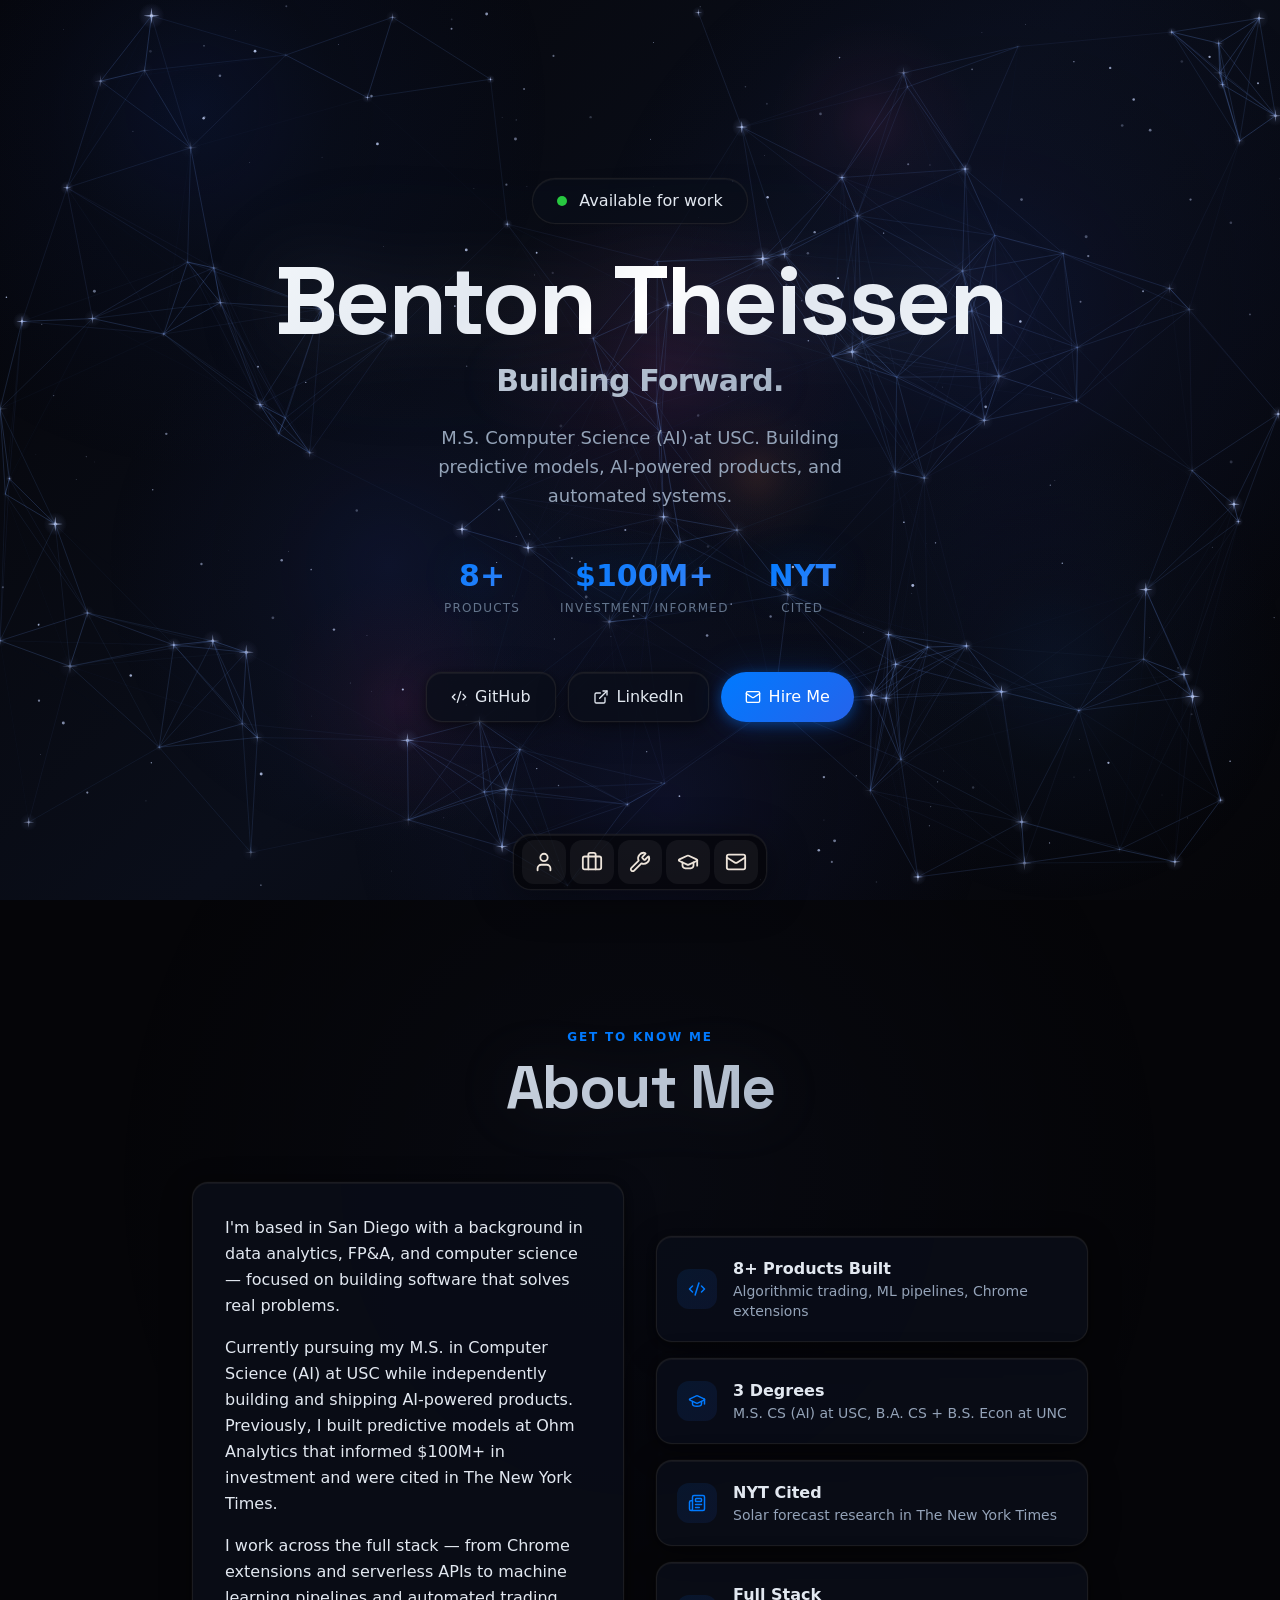
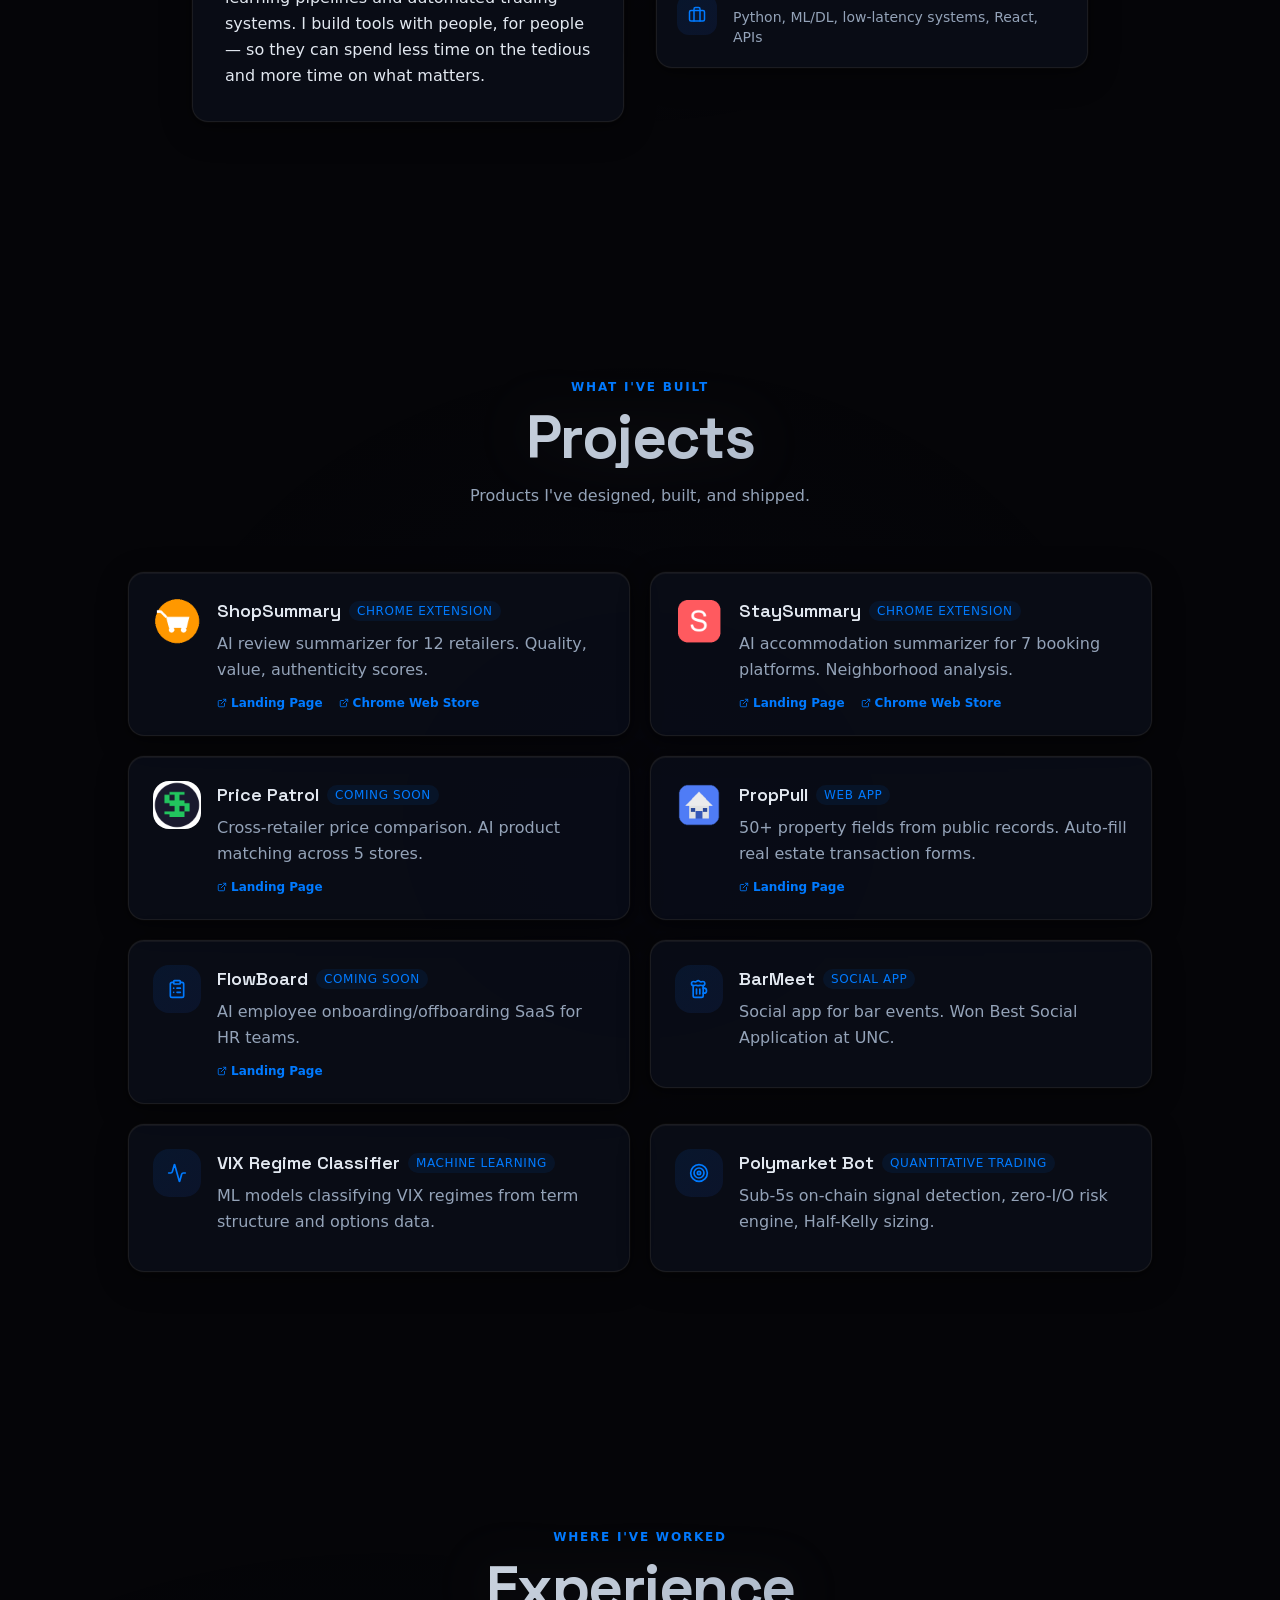
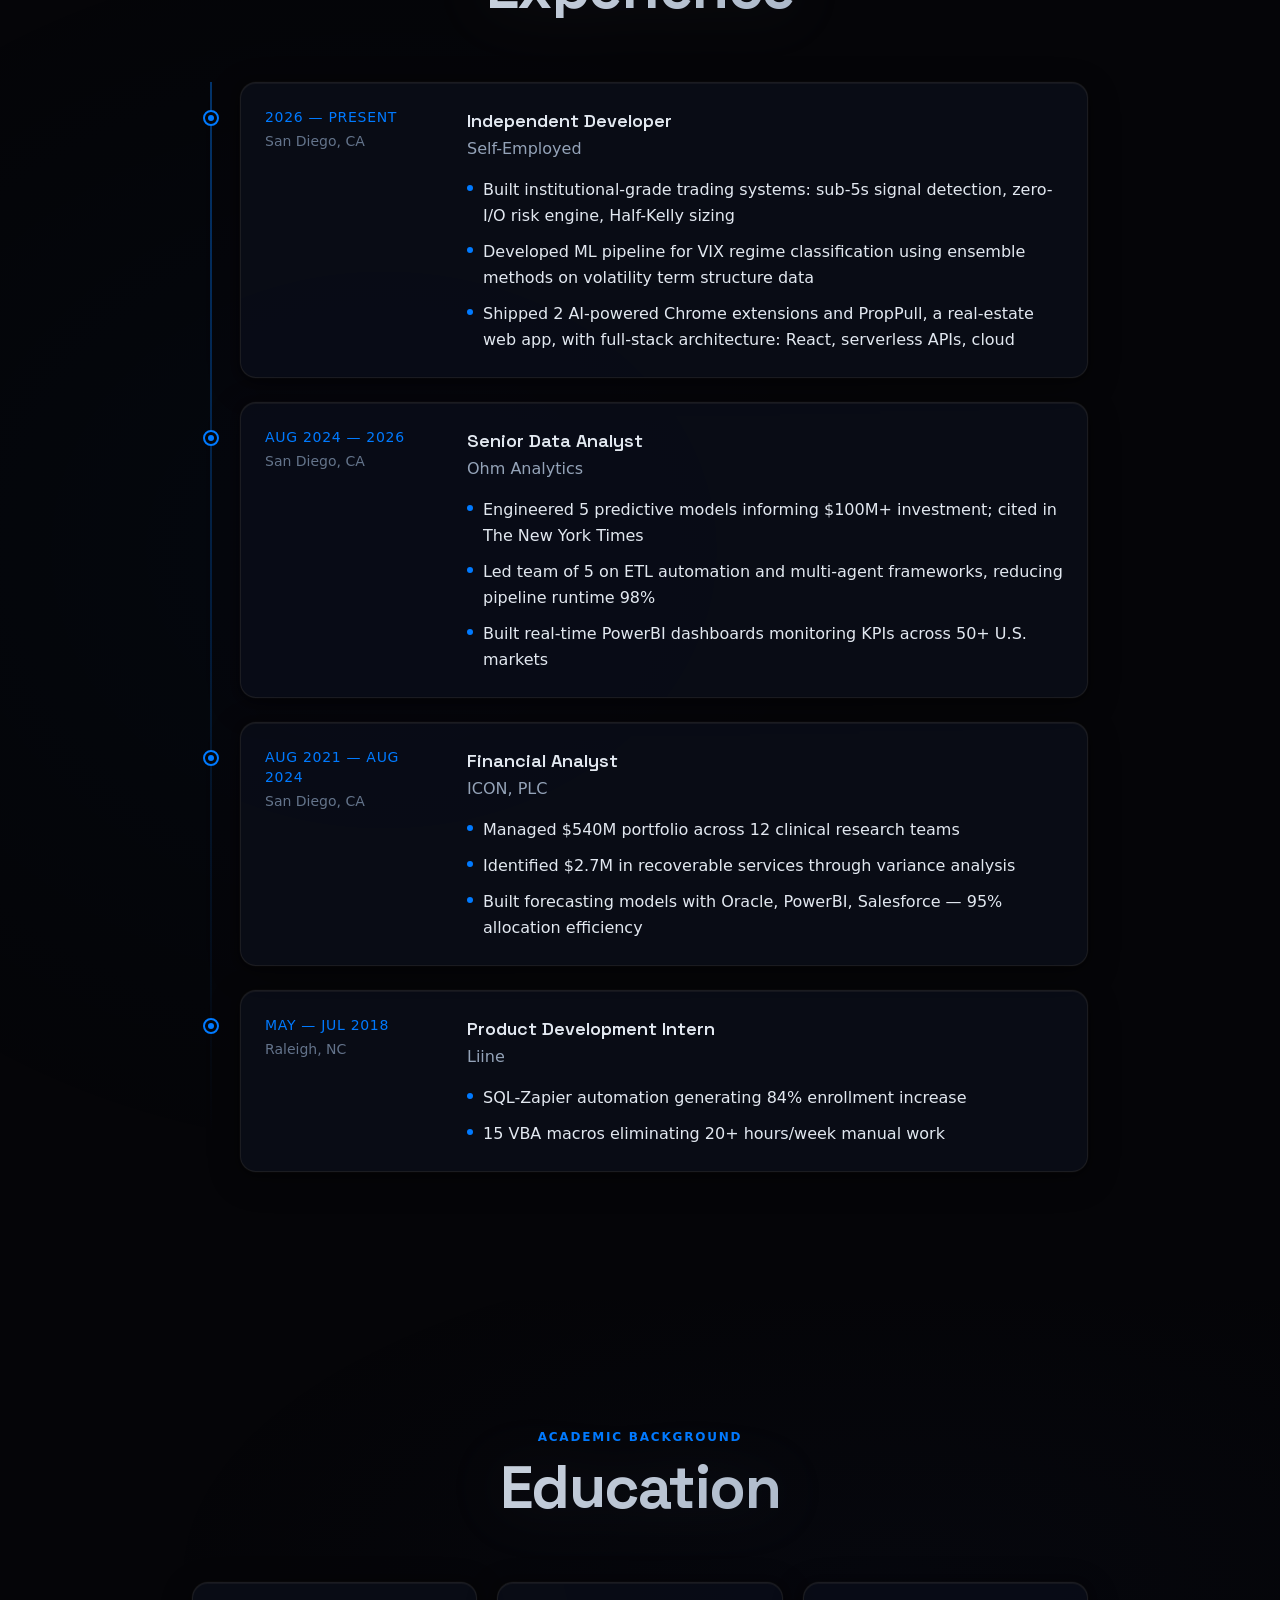
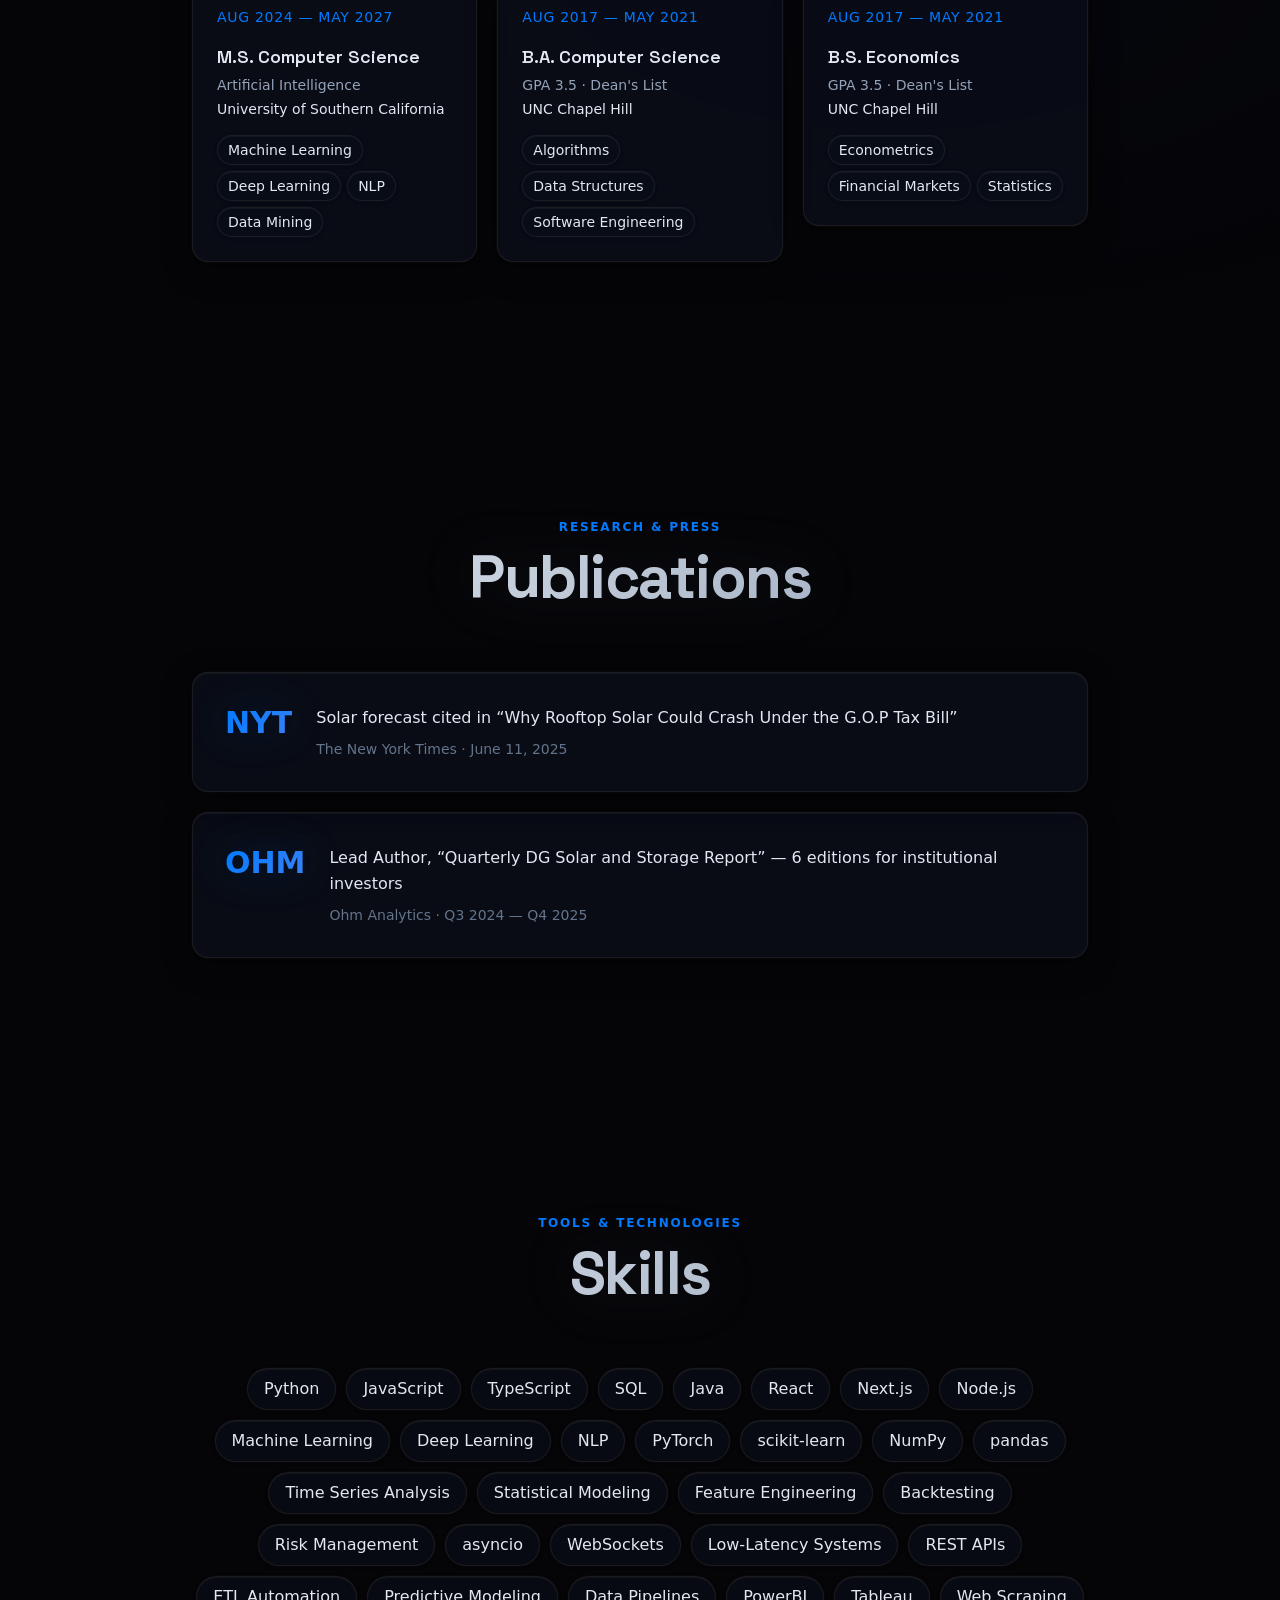
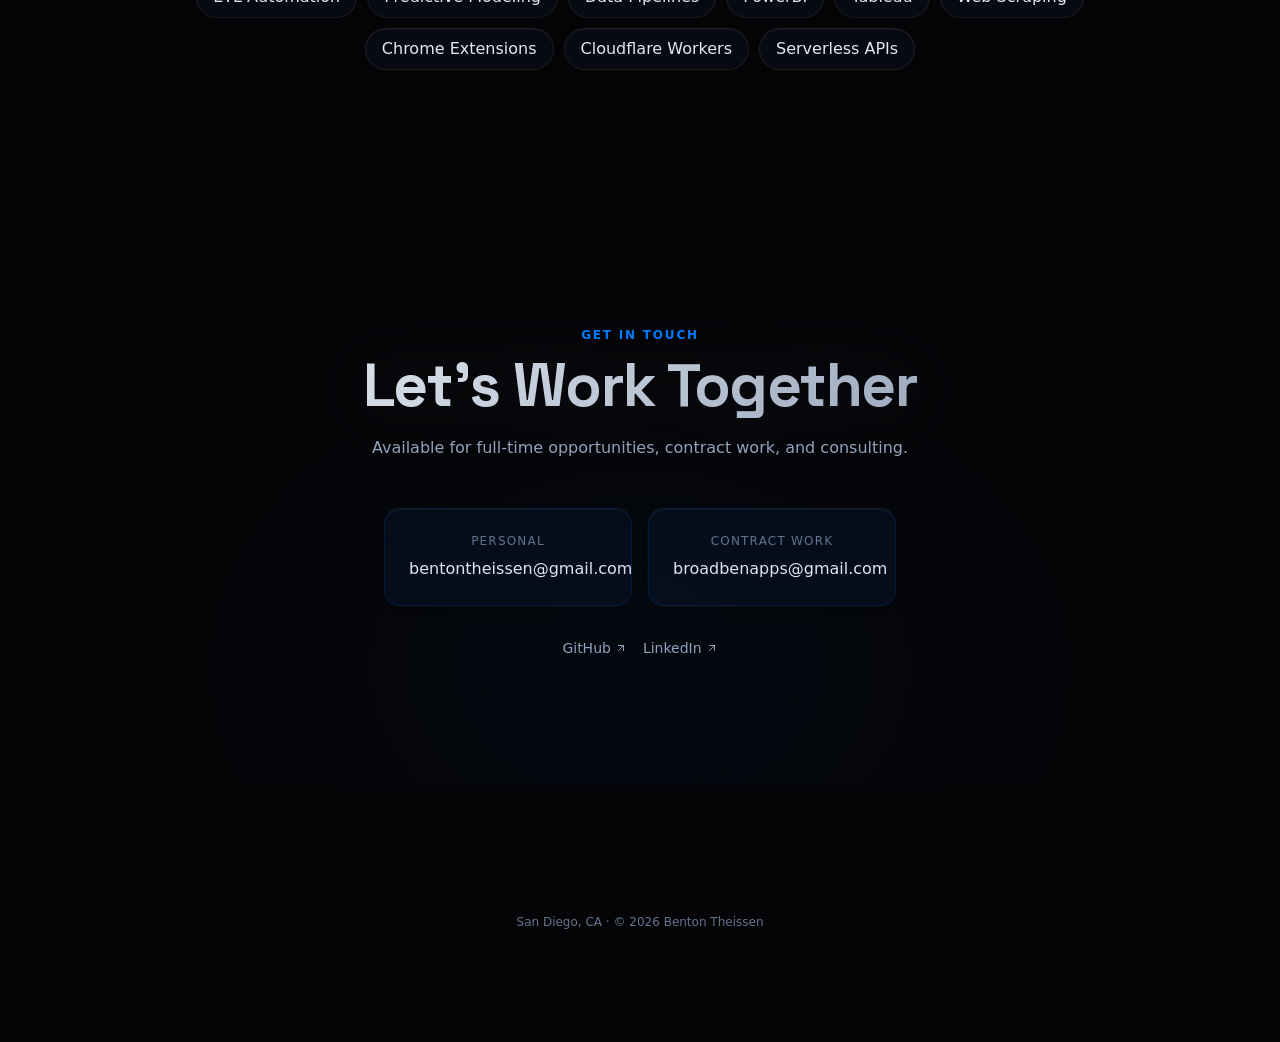
<file: index.html>
<!DOCTYPE html><html lang="en" class="geist_a71539c9-module__T19VSG__variable geist_mono_8d43a2aa-module__8Li5zG__variable space_grotesk_2c742848-module__A4pgAG__variable h-full antialiased"><head><meta charSet="utf-8"/><meta name="viewport" content="width=device-width, initial-scale=1"/><link rel="preload" href="/_next/static/media/0c89a48fa5027cee-s.p.0rd3rjvnnhw7n.woff2" as="font" crossorigin="" type="font/woff2"/><link rel="preload" href="/_next/static/media/797e433ab948586e-s.p.09zddjkbdep5a.woff2" as="font" crossorigin="" type="font/woff2"/><link rel="preload" href="/_next/static/media/caa3a2e1cccd8315-s.p.09~u27dqhyhd6.woff2" as="font" crossorigin="" type="font/woff2"/><link rel="preload" as="image" href="/icons/shopsummary.png"/><link rel="preload" as="image" href="/icons/staysummary.png"/><link rel="preload" as="image" href="/icons/pricepatrol.png"/><link rel="preload" as="image" href="/icons/proppull.png"/><link rel="stylesheet" href="/_next/static/chunks/10d_lybixebw7.css" data-precedence="next"/><link rel="preload" as="script" fetchPriority="low" href="/_next/static/chunks/0ht900cau6_ur.js"/><script src="/_next/static/chunks/06~f4cvc3b8e~.js" async=""></script><script src="/_next/static/chunks/16g.ca89g7fib.js" async=""></script><script src="/_next/static/chunks/turbopack-08kj8-1w4gq27.js" async=""></script><script src="/_next/static/chunks/0kx3u3u77v4~r.js" async=""></script><script src="/_next/static/chunks/0bzwg9hbkvloe.js" async=""></script><meta name="next-size-adjust" content=""/><title>Benton Theissen</title><meta name="description" content="M.S. Computer Science (AI) at USC. Building predictive models, AI-powered products, and automated systems."/><link rel="icon" href="/favicon.ico?favicon.0x3dzn~oxb6tn.ico" sizes="256x256" type="image/x-icon"/><script src="/_next/static/chunks/03~yq9q893hmn.js" noModule=""></script></head><body class="min-h-full flex flex-col"><div hidden=""><!--$--><!--/$--></div><div class="min-h-screen bg-stars text-[#e2e8f0] relative overflow-x-hidden"><canvas class="fixed inset-0 z-0 pointer-events-none"></canvas><section id="hero" class="relative z-10 min-h-screen flex items-center justify-center px-6"><div class="max-w-3xl mx-auto text-center"><div class="scroll-reveal " style="transition-delay:0ms"><div class="inline-flex items-center px-6 py-2.5 mb-8 liquid-glass-pill"><span class="w-2.5 h-2.5 rounded-full bg-[#28c840] mr-3 animate-pulse"></span><span class="text-base font-medium">Available for work</span></div></div><div class="scroll-reveal " style="transition-delay:100ms"><h1 class="text-6xl md:text-8xl font-bold tracking-tight leading-[0.95] mb-4 text-gradient-hero">Benton Theissen</h1></div><div class="scroll-reveal " style="transition-delay:200ms"><p class="text-2xl md:text-3xl font-semibold tracking-tight text-gradient-subtitle mb-6">Building Forward.</p></div><div class="scroll-reveal " style="transition-delay:300ms"><p class="text-lg text-[#94a3b8] max-w-md mx-auto leading-relaxed mb-12">M.S. Computer Science (AI) at USC. Building predictive models, AI-powered products, and automated systems.</p></div><div class="scroll-reveal " style="transition-delay:400ms"><div class="flex gap-10 justify-center mb-14"><div class="text-center"><div class="text-3xl font-bold text-gradient-blue">8+</div><div class="text-xs text-[#64748b] mt-1.5 uppercase tracking-widest font-medium">Products</div></div><div class="text-center"><div class="text-3xl font-bold text-gradient-blue">$100M+</div><div class="text-xs text-[#64748b] mt-1.5 uppercase tracking-widest font-medium">Investment Informed</div></div><a href="https://www.nytimes.com/2025/06/11/climate/rooftop-solar-republicans-congress.html" target="_blank" rel="noopener noreferrer" class="text-center relative z-20 hover:opacity-80 transition-opacity"><div class="text-3xl font-bold text-gradient-blue">NYT</div><div class="text-xs text-[#64748b] mt-1.5 uppercase tracking-widest font-medium">Cited</div></a></div></div><div class="scroll-reveal " style="transition-delay:500ms"><div class="flex gap-3 justify-center"><a href="https://github.com/broadben" target="_blank" class="liquid-glass rounded-full px-6 py-3 text-base font-medium hover:translate-y-[-2px] transition-all flex items-center gap-2 relative z-20"><svg xmlns="http://www.w3.org/2000/svg" width="16" height="16" viewBox="0 0 24 24" fill="none" stroke="currentColor" stroke-width="2" stroke-linecap="round" stroke-linejoin="round" class="lucide lucide-code-xml" aria-hidden="true"><path d="m18 16 4-4-4-4"></path><path d="m6 8-4 4 4 4"></path><path d="m14.5 4-5 16"></path></svg> GitHub</a><a href="https://www.linkedin.com/in/benton-theissen-554a41155" target="_blank" class="liquid-glass rounded-full px-6 py-3 text-base font-medium hover:translate-y-[-2px] transition-all flex items-center gap-2 relative z-20"><svg xmlns="http://www.w3.org/2000/svg" width="16" height="16" viewBox="0 0 24 24" fill="none" stroke="currentColor" stroke-width="2" stroke-linecap="round" stroke-linejoin="round" class="lucide lucide-external-link" aria-hidden="true"><path d="M15 3h6v6"></path><path d="M10 14 21 3"></path><path d="M18 13v6a2 2 0 0 1-2 2H5a2 2 0 0 1-2-2V8a2 2 0 0 1 2-2h6"></path></svg> LinkedIn</a><button class="liquid-glass-btn px-6 py-3 text-base font-medium text-white flex items-center gap-2 relative z-20 cursor-pointer"><svg xmlns="http://www.w3.org/2000/svg" width="16" height="16" viewBox="0 0 24 24" fill="none" stroke="currentColor" stroke-width="2" stroke-linecap="round" stroke-linejoin="round" class="lucide lucide-mail" aria-hidden="true"><path d="m22 7-8.991 5.727a2 2 0 0 1-2.009 0L2 7"></path><rect x="2" y="4" width="20" height="16" rx="2"></rect></svg> Hire Me</button></div></div></div></section><section id="about" class="relative z-10 py-32 px-6"><div class="absolute inset-0 pointer-events-none" style="background:radial-gradient(ellipse at 50% 30%, rgba(100,140,255,0.04) 0%, transparent 60%)"></div><div class="max-w-4xl mx-auto"><div class="scroll-reveal " style="transition-delay:0ms"><div class="text-center mb-16 "><div class="section-label">Get to know me</div><h2 class="text-5xl md:text-6xl font-bold tracking-tight text-gradient">About Me</h2></div></div><div class="grid md:grid-cols-2 gap-8 items-center"><div class="scroll-reveal " style="transition-delay:0ms"><div class="liquid-glass p-8"><p class="text-base leading-relaxed mb-4">I&#x27;m based in San Diego with a background in data analytics, FP&amp;A, and computer science — focused on building software that solves real problems.</p><p class="text-base leading-relaxed mb-4">Currently pursuing my M.S. in Computer Science (AI) at USC while independently building and shipping AI-powered products. Previously, I built predictive models at Ohm Analytics that informed $100M+ in investment and were cited in The New York Times.</p><p class="text-base leading-relaxed">I work across the full stack — from Chrome extensions and serverless APIs to machine learning pipelines and automated trading systems. I build tools with people, for people — so they can spend less time on the tedious and more time on what matters.</p></div></div><div class="scroll-reveal " style="transition-delay:150ms"><div class="space-y-4"><div class="liquid-glass p-5 flex items-center gap-4"><div class="w-10 h-10 rounded-xl bg-gradient-to-br from-[#007aff]/10 to-[#2563eb]/10 flex items-center justify-center shrink-0"><svg xmlns="http://www.w3.org/2000/svg" width="18" height="18" viewBox="0 0 24 24" fill="none" stroke="currentColor" stroke-width="2" stroke-linecap="round" stroke-linejoin="round" class="lucide lucide-code-xml text-[#007aff]" aria-hidden="true"><path d="m18 16 4-4-4-4"></path><path d="m6 8-4 4 4 4"></path><path d="m14.5 4-5 16"></path></svg></div><div><div class="text-base font-semibold">8+ Products Built</div><div class="text-sm text-[#94a3b8]">Algorithmic trading, ML pipelines, Chrome extensions</div></div></div><div class="liquid-glass p-5 flex items-center gap-4"><div class="w-10 h-10 rounded-xl bg-gradient-to-br from-[#007aff]/10 to-[#2563eb]/10 flex items-center justify-center shrink-0"><svg xmlns="http://www.w3.org/2000/svg" width="18" height="18" viewBox="0 0 24 24" fill="none" stroke="currentColor" stroke-width="2" stroke-linecap="round" stroke-linejoin="round" class="lucide lucide-graduation-cap text-[#007aff]" aria-hidden="true"><path d="M21.42 10.922a1 1 0 0 0-.019-1.838L12.83 5.18a2 2 0 0 0-1.66 0L2.6 9.08a1 1 0 0 0 0 1.832l8.57 3.908a2 2 0 0 0 1.66 0z"></path><path d="M22 10v6"></path><path d="M6 12.5V16a6 3 0 0 0 12 0v-3.5"></path></svg></div><div><div class="text-base font-semibold">3 Degrees</div><div class="text-sm text-[#94a3b8]">M.S. CS (AI) at USC, B.A. CS + B.S. Econ at UNC</div></div></div><div class="liquid-glass p-5 flex items-center gap-4"><div class="w-10 h-10 rounded-xl bg-gradient-to-br from-[#007aff]/10 to-[#2563eb]/10 flex items-center justify-center shrink-0"><svg xmlns="http://www.w3.org/2000/svg" width="18" height="18" viewBox="0 0 24 24" fill="none" stroke="currentColor" stroke-width="2" stroke-linecap="round" stroke-linejoin="round" class="lucide lucide-newspaper text-[#007aff]" aria-hidden="true"><path d="M15 18h-5"></path><path d="M18 14h-8"></path><path d="M4 22h16a2 2 0 0 0 2-2V4a2 2 0 0 0-2-2H8a2 2 0 0 0-2 2v16a2 2 0 0 1-4 0v-9a2 2 0 0 1 2-2h2"></path><rect width="8" height="4" x="10" y="6" rx="1"></rect></svg></div><div><div class="text-base font-semibold">NYT Cited</div><div class="text-sm text-[#94a3b8]">Solar forecast research in The New York Times</div></div></div><div class="liquid-glass p-5 flex items-center gap-4"><div class="w-10 h-10 rounded-xl bg-gradient-to-br from-[#007aff]/10 to-[#2563eb]/10 flex items-center justify-center shrink-0"><svg xmlns="http://www.w3.org/2000/svg" width="18" height="18" viewBox="0 0 24 24" fill="none" stroke="currentColor" stroke-width="2" stroke-linecap="round" stroke-linejoin="round" class="lucide lucide-briefcase text-[#007aff]" aria-hidden="true"><path d="M16 20V4a2 2 0 0 0-2-2h-4a2 2 0 0 0-2 2v16"></path><rect width="20" height="14" x="2" y="6" rx="2"></rect></svg></div><div><div class="text-base font-semibold">Full Stack</div><div class="text-sm text-[#94a3b8]">Python, ML/DL, low-latency systems, React, APIs</div></div></div></div></div></div></div></section><section id="projects" class="relative z-10 py-32 px-6"><div class="absolute inset-0 pointer-events-none" style="background:radial-gradient(ellipse at 50% 50%, rgba(60,100,200,0.03) 0%, transparent 60%)"></div><div class="max-w-5xl mx-auto"><div class="scroll-reveal " style="transition-delay:0ms"><div class="text-center mb-16 "><div class="section-label">What I&#x27;ve built</div><h2 class="text-5xl md:text-6xl font-bold tracking-tight text-gradient">Projects</h2></div><p class="text-base text-[#94a3b8] text-center -mt-12 mb-16">Products I&#x27;ve designed, built, and shipped.</p></div><div class="grid grid-cols-1 md:grid-cols-2 gap-5"><div class="scroll-reveal " style="transition-delay:0ms"><div class="liquid-glass p-6 group transition-all duration-500 hover:translate-y-[-3px] hover:shadow-[0_0_40px_rgba(0,122,255,0.08)]"><div class="flex items-start gap-4"><img src="/icons/shopsummary.png" alt="ShopSummary" class="w-12 h-12 rounded-2xl shrink-0 group-hover:scale-110 transition-transform duration-300"/><div class="flex-1 min-w-0"><div class="flex items-center gap-2 mb-1.5"><h3 class="text-lg font-semibold">ShopSummary</h3><span class="text-xs font-medium text-[#007aff] bg-[#007aff]/8 px-2 py-0.5 rounded-full uppercase tracking-wider">Chrome Extension</span></div><p class="text-base text-[#94a3b8] leading-relaxed">AI review summarizer for 12 retailers. Quality, value, authenticity scores.</p><div class="flex items-center gap-4 mt-3"><a href="https://broadben.github.io/shopsummary/" target="_blank" rel="noopener noreferrer" class="inline-flex items-center gap-1 text-xs font-semibold text-[#007aff] hover:text-[#3b82f6] transition-colors"><svg xmlns="http://www.w3.org/2000/svg" width="10" height="10" viewBox="0 0 24 24" fill="none" stroke="currentColor" stroke-width="2" stroke-linecap="round" stroke-linejoin="round" class="lucide lucide-external-link" aria-hidden="true"><path d="M15 3h6v6"></path><path d="M10 14 21 3"></path><path d="M18 13v6a2 2 0 0 1-2 2H5a2 2 0 0 1-2-2V8a2 2 0 0 1 2-2h6"></path></svg> Landing Page</a><a href="https://chromewebstore.google.com/detail/shopsummary/lgfemgbljglangjpnkpmijbfacponehg" target="_blank" rel="noopener noreferrer" class="inline-flex items-center gap-1 text-xs font-semibold text-[#007aff] hover:text-[#3b82f6] transition-colors"><svg xmlns="http://www.w3.org/2000/svg" width="10" height="10" viewBox="0 0 24 24" fill="none" stroke="currentColor" stroke-width="2" stroke-linecap="round" stroke-linejoin="round" class="lucide lucide-external-link" aria-hidden="true"><path d="M15 3h6v6"></path><path d="M10 14 21 3"></path><path d="M18 13v6a2 2 0 0 1-2 2H5a2 2 0 0 1-2-2V8a2 2 0 0 1 2-2h6"></path></svg> Chrome Web Store</a></div></div></div></div></div><div class="scroll-reveal " style="transition-delay:80ms"><div class="liquid-glass p-6 group transition-all duration-500 hover:translate-y-[-3px] hover:shadow-[0_0_40px_rgba(0,122,255,0.08)]"><div class="flex items-start gap-4"><img src="/icons/staysummary.png" alt="StaySummary" class="w-12 h-12 rounded-2xl shrink-0 group-hover:scale-110 transition-transform duration-300"/><div class="flex-1 min-w-0"><div class="flex items-center gap-2 mb-1.5"><h3 class="text-lg font-semibold">StaySummary</h3><span class="text-xs font-medium text-[#007aff] bg-[#007aff]/8 px-2 py-0.5 rounded-full uppercase tracking-wider">Chrome Extension</span></div><p class="text-base text-[#94a3b8] leading-relaxed">AI accommodation summarizer for 7 booking platforms. Neighborhood analysis.</p><div class="flex items-center gap-4 mt-3"><a href="https://broadben.github.io/staysummary/" target="_blank" rel="noopener noreferrer" class="inline-flex items-center gap-1 text-xs font-semibold text-[#007aff] hover:text-[#3b82f6] transition-colors"><svg xmlns="http://www.w3.org/2000/svg" width="10" height="10" viewBox="0 0 24 24" fill="none" stroke="currentColor" stroke-width="2" stroke-linecap="round" stroke-linejoin="round" class="lucide lucide-external-link" aria-hidden="true"><path d="M15 3h6v6"></path><path d="M10 14 21 3"></path><path d="M18 13v6a2 2 0 0 1-2 2H5a2 2 0 0 1-2-2V8a2 2 0 0 1 2-2h6"></path></svg> Landing Page</a><a href="https://chromewebstore.google.com/detail/staysummary/kjoahaflaajjiddcjkbhgceinjigibdf" target="_blank" rel="noopener noreferrer" class="inline-flex items-center gap-1 text-xs font-semibold text-[#007aff] hover:text-[#3b82f6] transition-colors"><svg xmlns="http://www.w3.org/2000/svg" width="10" height="10" viewBox="0 0 24 24" fill="none" stroke="currentColor" stroke-width="2" stroke-linecap="round" stroke-linejoin="round" class="lucide lucide-external-link" aria-hidden="true"><path d="M15 3h6v6"></path><path d="M10 14 21 3"></path><path d="M18 13v6a2 2 0 0 1-2 2H5a2 2 0 0 1-2-2V8a2 2 0 0 1 2-2h6"></path></svg> Chrome Web Store</a></div></div></div></div></div><div class="scroll-reveal " style="transition-delay:160ms"><div class="liquid-glass p-6 group transition-all duration-500 hover:translate-y-[-3px] hover:shadow-[0_0_40px_rgba(0,122,255,0.08)]"><div class="flex items-start gap-4"><img src="/icons/pricepatrol.png" alt="Price Patrol" class="w-12 h-12 rounded-2xl shrink-0 group-hover:scale-110 transition-transform duration-300"/><div class="flex-1 min-w-0"><div class="flex items-center gap-2 mb-1.5"><h3 class="text-lg font-semibold">Price Patrol</h3><span class="text-xs font-medium text-[#007aff] bg-[#007aff]/8 px-2 py-0.5 rounded-full uppercase tracking-wider">Coming Soon</span></div><p class="text-base text-[#94a3b8] leading-relaxed">Cross-retailer price comparison. AI product matching across 5 stores.</p><div class="flex items-center gap-4 mt-3"><a href="https://broadben.github.io/pricepatrol/" target="_blank" rel="noopener noreferrer" class="inline-flex items-center gap-1 text-xs font-semibold text-[#007aff] hover:text-[#3b82f6] transition-colors"><svg xmlns="http://www.w3.org/2000/svg" width="10" height="10" viewBox="0 0 24 24" fill="none" stroke="currentColor" stroke-width="2" stroke-linecap="round" stroke-linejoin="round" class="lucide lucide-external-link" aria-hidden="true"><path d="M15 3h6v6"></path><path d="M10 14 21 3"></path><path d="M18 13v6a2 2 0 0 1-2 2H5a2 2 0 0 1-2-2V8a2 2 0 0 1 2-2h6"></path></svg> Landing Page</a></div></div></div></div></div><div class="scroll-reveal " style="transition-delay:240ms"><div class="liquid-glass p-6 group transition-all duration-500 hover:translate-y-[-3px] hover:shadow-[0_0_40px_rgba(0,122,255,0.08)]"><div class="flex items-start gap-4"><img src="/icons/proppull.png" alt="PropPull" class="w-12 h-12 rounded-2xl shrink-0 group-hover:scale-110 transition-transform duration-300"/><div class="flex-1 min-w-0"><div class="flex items-center gap-2 mb-1.5"><h3 class="text-lg font-semibold">PropPull</h3><span class="text-xs font-medium text-[#007aff] bg-[#007aff]/8 px-2 py-0.5 rounded-full uppercase tracking-wider">Web App</span></div><p class="text-base text-[#94a3b8] leading-relaxed">50+ property fields from public records. Auto-fill real estate transaction forms.</p><div class="flex items-center gap-4 mt-3"><a href="https://proppull.vercel.app/" target="_blank" rel="noopener noreferrer" class="inline-flex items-center gap-1 text-xs font-semibold text-[#007aff] hover:text-[#3b82f6] transition-colors"><svg xmlns="http://www.w3.org/2000/svg" width="10" height="10" viewBox="0 0 24 24" fill="none" stroke="currentColor" stroke-width="2" stroke-linecap="round" stroke-linejoin="round" class="lucide lucide-external-link" aria-hidden="true"><path d="M15 3h6v6"></path><path d="M10 14 21 3"></path><path d="M18 13v6a2 2 0 0 1-2 2H5a2 2 0 0 1-2-2V8a2 2 0 0 1 2-2h6"></path></svg> Landing Page</a></div></div></div></div></div><div class="scroll-reveal " style="transition-delay:320ms"><div class="liquid-glass p-6 group transition-all duration-500 hover:translate-y-[-3px] hover:shadow-[0_0_40px_rgba(0,122,255,0.08)]"><div class="flex items-start gap-4"><div class="w-12 h-12 rounded-2xl bg-gradient-to-br from-[#007aff]/10 to-[#2563eb]/10 flex items-center justify-center shrink-0 group-hover:shadow-[0_0_20px_rgba(0,122,255,0.15)] transition-all duration-300"><svg xmlns="http://www.w3.org/2000/svg" width="20" height="20" viewBox="0 0 24 24" fill="none" stroke="currentColor" stroke-width="2" stroke-linecap="round" stroke-linejoin="round" class="lucide lucide-clipboard-list text-[#007aff]" aria-hidden="true"><rect width="8" height="4" x="8" y="2" rx="1" ry="1"></rect><path d="M16 4h2a2 2 0 0 1 2 2v14a2 2 0 0 1-2 2H6a2 2 0 0 1-2-2V6a2 2 0 0 1 2-2h2"></path><path d="M12 11h4"></path><path d="M12 16h4"></path><path d="M8 11h.01"></path><path d="M8 16h.01"></path></svg></div><div class="flex-1 min-w-0"><div class="flex items-center gap-2 mb-1.5"><h3 class="text-lg font-semibold">FlowBoard</h3><span class="text-xs font-medium text-[#007aff] bg-[#007aff]/8 px-2 py-0.5 rounded-full uppercase tracking-wider">Coming Soon</span></div><p class="text-base text-[#94a3b8] leading-relaxed">AI employee onboarding/offboarding SaaS for HR teams.</p><div class="flex items-center gap-4 mt-3"><a href="https://broadben.github.io/flowboard/" target="_blank" rel="noopener noreferrer" class="inline-flex items-center gap-1 text-xs font-semibold text-[#007aff] hover:text-[#3b82f6] transition-colors"><svg xmlns="http://www.w3.org/2000/svg" width="10" height="10" viewBox="0 0 24 24" fill="none" stroke="currentColor" stroke-width="2" stroke-linecap="round" stroke-linejoin="round" class="lucide lucide-external-link" aria-hidden="true"><path d="M15 3h6v6"></path><path d="M10 14 21 3"></path><path d="M18 13v6a2 2 0 0 1-2 2H5a2 2 0 0 1-2-2V8a2 2 0 0 1 2-2h6"></path></svg> Landing Page</a></div></div></div></div></div><div class="scroll-reveal " style="transition-delay:400ms"><div class="liquid-glass p-6 group transition-all duration-500 hover:translate-y-[-3px] hover:shadow-[0_0_40px_rgba(0,122,255,0.08)]"><div class="flex items-start gap-4"><div class="w-12 h-12 rounded-2xl bg-gradient-to-br from-[#007aff]/10 to-[#2563eb]/10 flex items-center justify-center shrink-0 group-hover:shadow-[0_0_20px_rgba(0,122,255,0.15)] transition-all duration-300"><svg xmlns="http://www.w3.org/2000/svg" width="20" height="20" viewBox="0 0 24 24" fill="none" stroke="currentColor" stroke-width="2" stroke-linecap="round" stroke-linejoin="round" class="lucide lucide-beer text-[#007aff]" aria-hidden="true"><path d="M17 11h1a3 3 0 0 1 0 6h-1"></path><path d="M9 12v6"></path><path d="M13 12v6"></path><path d="M14 7.5c-1 0-1.44.5-3 .5s-2-.5-3-.5-1.72.5-2.5.5a2.5 2.5 0 0 1 0-5c.78 0 1.57.5 2.5.5S9.44 2 11 2s2 1.5 3 1.5 1.72-.5 2.5-.5a2.5 2.5 0 0 1 0 5c-.78 0-1.5-.5-2.5-.5Z"></path><path d="M5 8v12a2 2 0 0 0 2 2h8a2 2 0 0 0 2-2V8"></path></svg></div><div class="flex-1 min-w-0"><div class="flex items-center gap-2 mb-1.5"><h3 class="text-lg font-semibold">BarMeet</h3><span class="text-xs font-medium text-[#007aff] bg-[#007aff]/8 px-2 py-0.5 rounded-full uppercase tracking-wider">Social App</span></div><p class="text-base text-[#94a3b8] leading-relaxed">Social app for bar events. Won Best Social Application at UNC.</p><div class="flex items-center gap-4 mt-3"></div></div></div></div></div><div class="scroll-reveal " style="transition-delay:480ms"><div class="liquid-glass p-6 group transition-all duration-500 hover:translate-y-[-3px] hover:shadow-[0_0_40px_rgba(0,122,255,0.08)]"><div class="flex items-start gap-4"><div class="w-12 h-12 rounded-2xl bg-gradient-to-br from-[#007aff]/10 to-[#2563eb]/10 flex items-center justify-center shrink-0 group-hover:shadow-[0_0_20px_rgba(0,122,255,0.15)] transition-all duration-300"><svg xmlns="http://www.w3.org/2000/svg" width="20" height="20" viewBox="0 0 24 24" fill="none" stroke="currentColor" stroke-width="2" stroke-linecap="round" stroke-linejoin="round" class="lucide lucide-activity text-[#007aff]" aria-hidden="true"><path d="M22 12h-2.48a2 2 0 0 0-1.93 1.46l-2.35 8.36a.25.25 0 0 1-.48 0L9.24 2.18a.25.25 0 0 0-.48 0l-2.35 8.36A2 2 0 0 1 4.49 12H2"></path></svg></div><div class="flex-1 min-w-0"><div class="flex items-center gap-2 mb-1.5"><h3 class="text-lg font-semibold">VIX Regime Classifier</h3><span class="text-xs font-medium text-[#007aff] bg-[#007aff]/8 px-2 py-0.5 rounded-full uppercase tracking-wider">Machine Learning</span></div><p class="text-base text-[#94a3b8] leading-relaxed">ML models classifying VIX regimes from term structure and options data.</p><div class="flex items-center gap-4 mt-3"></div></div></div></div></div><div class="scroll-reveal " style="transition-delay:560ms"><div class="liquid-glass p-6 group transition-all duration-500 hover:translate-y-[-3px] hover:shadow-[0_0_40px_rgba(0,122,255,0.08)]"><div class="flex items-start gap-4"><div class="w-12 h-12 rounded-2xl bg-gradient-to-br from-[#007aff]/10 to-[#2563eb]/10 flex items-center justify-center shrink-0 group-hover:shadow-[0_0_20px_rgba(0,122,255,0.15)] transition-all duration-300"><svg xmlns="http://www.w3.org/2000/svg" width="20" height="20" viewBox="0 0 24 24" fill="none" stroke="currentColor" stroke-width="2" stroke-linecap="round" stroke-linejoin="round" class="lucide lucide-target text-[#007aff]" aria-hidden="true"><circle cx="12" cy="12" r="10"></circle><circle cx="12" cy="12" r="6"></circle><circle cx="12" cy="12" r="2"></circle></svg></div><div class="flex-1 min-w-0"><div class="flex items-center gap-2 mb-1.5"><h3 class="text-lg font-semibold">Polymarket Bot</h3><span class="text-xs font-medium text-[#007aff] bg-[#007aff]/8 px-2 py-0.5 rounded-full uppercase tracking-wider">Quantitative Trading</span></div><p class="text-base text-[#94a3b8] leading-relaxed">Sub-5s on-chain signal detection, zero-I/O risk engine, Half-Kelly sizing.</p><div class="flex items-center gap-4 mt-3"></div></div></div></div></div></div></div></section><section id="experience" class="relative z-10 py-32 px-6"><div class="absolute inset-0 pointer-events-none" style="background:radial-gradient(ellipse at 30% 50%, rgba(0,122,255,0.03) 0%, transparent 60%)"></div><div class="max-w-4xl mx-auto"><div class="scroll-reveal " style="transition-delay:0ms"><div class="text-center mb-16 "><div class="section-label">Where I&#x27;ve worked</div><h2 class="text-5xl md:text-6xl font-bold tracking-tight text-gradient">Experience</h2></div></div><div class="space-y-6 relative"><div class="absolute left-[18px] top-0 bottom-0 w-[2px] bg-gradient-to-b from-[#007aff]/40 via-[#007aff]/20 to-transparent"></div><div class="scroll-reveal " style="transition-delay:0ms"><div class="relative pl-12"><div class="absolute left-[11px] top-7 w-[16px] h-[16px] rounded-full border-2 border-[#007aff] bg-[#050508]"><div class="absolute inset-[3px] rounded-full bg-[#007aff]"></div></div><div class="liquid-glass p-6"><div class="flex flex-col md:flex-row md:gap-8"><div class="md:min-w-[170px] md:max-w-[170px] shrink-0 mb-3 md:mb-0"><div class="text-sm font-medium text-[#007aff] uppercase tracking-wider">2026 — Present</div><div class="text-sm text-[#64748b] mt-1">San Diego, CA</div></div><div class="flex-1"><h3 class="text-lg font-semibold mb-0.5">Independent Developer</h3><p class="text-base text-[#94a3b8] mb-4">Self-Employed</p><ul class="space-y-2.5"><li class="text-base leading-relaxed pl-4 relative"><span class="absolute left-0 top-[8px] w-1.5 h-1.5 rounded-full bg-[#007aff]"></span>Built institutional-grade trading systems: sub-5s signal detection, zero-I/O risk engine, Half-Kelly sizing</li><li class="text-base leading-relaxed pl-4 relative"><span class="absolute left-0 top-[8px] w-1.5 h-1.5 rounded-full bg-[#007aff]"></span>Developed ML pipeline for VIX regime classification using ensemble methods on volatility term structure data</li><li class="text-base leading-relaxed pl-4 relative"><span class="absolute left-0 top-[8px] w-1.5 h-1.5 rounded-full bg-[#007aff]"></span>Shipped 2 AI-powered Chrome extensions and PropPull, a real-estate web app, with full-stack architecture: React, serverless APIs, cloud</li></ul></div></div></div></div></div><div class="scroll-reveal " style="transition-delay:100ms"><div class="relative pl-12"><div class="absolute left-[11px] top-7 w-[16px] h-[16px] rounded-full border-2 border-[#007aff] bg-[#050508]"><div class="absolute inset-[3px] rounded-full bg-[#007aff]"></div></div><div class="liquid-glass p-6"><div class="flex flex-col md:flex-row md:gap-8"><div class="md:min-w-[170px] md:max-w-[170px] shrink-0 mb-3 md:mb-0"><div class="text-sm font-medium text-[#007aff] uppercase tracking-wider">Aug 2024 — 2026</div><div class="text-sm text-[#64748b] mt-1">San Diego, CA</div></div><div class="flex-1"><h3 class="text-lg font-semibold mb-0.5">Senior Data Analyst</h3><p class="text-base text-[#94a3b8] mb-4">Ohm Analytics</p><ul class="space-y-2.5"><li class="text-base leading-relaxed pl-4 relative"><span class="absolute left-0 top-[8px] w-1.5 h-1.5 rounded-full bg-[#007aff]"></span>Engineered 5 predictive models informing $100M+ investment; cited in The New York Times</li><li class="text-base leading-relaxed pl-4 relative"><span class="absolute left-0 top-[8px] w-1.5 h-1.5 rounded-full bg-[#007aff]"></span>Led team of 5 on ETL automation and multi-agent frameworks, reducing pipeline runtime 98%</li><li class="text-base leading-relaxed pl-4 relative"><span class="absolute left-0 top-[8px] w-1.5 h-1.5 rounded-full bg-[#007aff]"></span>Built real-time PowerBI dashboards monitoring KPIs across 50+ U.S. markets</li></ul></div></div></div></div></div><div class="scroll-reveal " style="transition-delay:200ms"><div class="relative pl-12"><div class="absolute left-[11px] top-7 w-[16px] h-[16px] rounded-full border-2 border-[#007aff] bg-[#050508]"><div class="absolute inset-[3px] rounded-full bg-[#007aff]"></div></div><div class="liquid-glass p-6"><div class="flex flex-col md:flex-row md:gap-8"><div class="md:min-w-[170px] md:max-w-[170px] shrink-0 mb-3 md:mb-0"><div class="text-sm font-medium text-[#007aff] uppercase tracking-wider">Aug 2021 — Aug 2024</div><div class="text-sm text-[#64748b] mt-1">San Diego, CA</div></div><div class="flex-1"><h3 class="text-lg font-semibold mb-0.5">Financial Analyst</h3><p class="text-base text-[#94a3b8] mb-4">ICON, PLC</p><ul class="space-y-2.5"><li class="text-base leading-relaxed pl-4 relative"><span class="absolute left-0 top-[8px] w-1.5 h-1.5 rounded-full bg-[#007aff]"></span>Managed $540M portfolio across 12 clinical research teams</li><li class="text-base leading-relaxed pl-4 relative"><span class="absolute left-0 top-[8px] w-1.5 h-1.5 rounded-full bg-[#007aff]"></span>Identified $2.7M in recoverable services through variance analysis</li><li class="text-base leading-relaxed pl-4 relative"><span class="absolute left-0 top-[8px] w-1.5 h-1.5 rounded-full bg-[#007aff]"></span>Built forecasting models with Oracle, PowerBI, Salesforce — 95% allocation efficiency</li></ul></div></div></div></div></div><div class="scroll-reveal " style="transition-delay:300ms"><div class="relative pl-12"><div class="absolute left-[11px] top-7 w-[16px] h-[16px] rounded-full border-2 border-[#007aff] bg-[#050508]"><div class="absolute inset-[3px] rounded-full bg-[#007aff]"></div></div><div class="liquid-glass p-6"><div class="flex flex-col md:flex-row md:gap-8"><div class="md:min-w-[170px] md:max-w-[170px] shrink-0 mb-3 md:mb-0"><div class="text-sm font-medium text-[#007aff] uppercase tracking-wider">May — Jul 2018</div><div class="text-sm text-[#64748b] mt-1">Raleigh, NC</div></div><div class="flex-1"><h3 class="text-lg font-semibold mb-0.5">Product Development Intern</h3><p class="text-base text-[#94a3b8] mb-4">Liine</p><ul class="space-y-2.5"><li class="text-base leading-relaxed pl-4 relative"><span class="absolute left-0 top-[8px] w-1.5 h-1.5 rounded-full bg-[#007aff]"></span>SQL-Zapier automation generating 84% enrollment increase</li><li class="text-base leading-relaxed pl-4 relative"><span class="absolute left-0 top-[8px] w-1.5 h-1.5 rounded-full bg-[#007aff]"></span>15 VBA macros eliminating 20+ hours/week manual work</li></ul></div></div></div></div></div></div></div></section><section id="education" class="relative z-10 py-32 px-6"><div class="absolute inset-0 pointer-events-none" style="background:radial-gradient(ellipse at 70% 40%, rgba(60,100,200,0.03) 0%, transparent 60%)"></div><div class="max-w-4xl mx-auto"><div class="scroll-reveal " style="transition-delay:0ms"><div class="text-center mb-16 "><div class="section-label">Academic background</div><h2 class="text-5xl md:text-6xl font-bold tracking-tight text-gradient">Education</h2></div></div><div class="grid md:grid-cols-3 gap-5"><div class="scroll-reveal " style="transition-delay:0ms"><div class="liquid-glass p-6"><div class="text-sm text-[#007aff] uppercase tracking-wider mb-4 font-medium">Aug 2024 — May 2027</div><h3 class="text-lg font-semibold mb-1">M.S. Computer Science</h3><p class="text-sm text-[#94a3b8] mb-1">Artificial Intelligence</p><p class="text-sm mb-4">University of Southern California</p><div class="flex flex-wrap gap-1.5"><span class="liquid-glass-pill px-2.5 py-1 text-sm font-medium">Machine Learning</span><span class="liquid-glass-pill px-2.5 py-1 text-sm font-medium">Deep Learning</span><span class="liquid-glass-pill px-2.5 py-1 text-sm font-medium">NLP</span><span class="liquid-glass-pill px-2.5 py-1 text-sm font-medium">Data Mining</span></div></div></div><div class="scroll-reveal " style="transition-delay:100ms"><div class="liquid-glass p-6"><div class="text-sm text-[#007aff] uppercase tracking-wider mb-4 font-medium">Aug 2017 — May 2021</div><h3 class="text-lg font-semibold mb-1">B.A. Computer Science</h3><p class="text-sm text-[#94a3b8] mb-1">GPA 3.5 · Dean&#x27;s List</p><p class="text-sm mb-4">UNC Chapel Hill</p><div class="flex flex-wrap gap-1.5"><span class="liquid-glass-pill px-2.5 py-1 text-sm font-medium">Algorithms</span><span class="liquid-glass-pill px-2.5 py-1 text-sm font-medium">Data Structures</span><span class="liquid-glass-pill px-2.5 py-1 text-sm font-medium">Software Engineering</span></div></div></div><div class="scroll-reveal " style="transition-delay:200ms"><div class="liquid-glass p-6"><div class="text-sm text-[#007aff] uppercase tracking-wider mb-4 font-medium">Aug 2017 — May 2021</div><h3 class="text-lg font-semibold mb-1">B.S. Economics</h3><p class="text-sm text-[#94a3b8] mb-1">GPA 3.5 · Dean&#x27;s List</p><p class="text-sm mb-4">UNC Chapel Hill</p><div class="flex flex-wrap gap-1.5"><span class="liquid-glass-pill px-2.5 py-1 text-sm font-medium">Econometrics</span><span class="liquid-glass-pill px-2.5 py-1 text-sm font-medium">Financial Markets</span><span class="liquid-glass-pill px-2.5 py-1 text-sm font-medium">Statistics</span></div></div></div></div></div></section><section id="publications" class="relative z-10 py-32 px-6"><div class="max-w-4xl mx-auto"><div class="scroll-reveal " style="transition-delay:0ms"><div class="text-center mb-16 "><div class="section-label">Research &amp; press</div><h2 class="text-5xl md:text-6xl font-bold tracking-tight text-gradient">Publications</h2></div></div><div class="space-y-5"><a href="https://www.nytimes.com/2025/06/11/climate/rooftop-solar-republicans-congress.html" target="_blank" rel="noopener noreferrer" class="liquid-glass p-8 flex items-start gap-6 hover:translate-y-[-2px] transition-all duration-300 relative z-20 block"><div class="text-3xl font-bold text-gradient-blue shrink-0">NYT</div><div><p class="text-base leading-relaxed">Solar forecast cited in “Why Rooftop Solar Could Crash Under the G.O.P Tax Bill”</p><p class="text-sm text-[#64748b] mt-2">The New York Times · June 11, 2025</p></div></a><div class="liquid-glass p-8 flex items-start gap-6"><div class="text-3xl font-bold text-gradient-blue shrink-0">OHM</div><div><p class="text-base leading-relaxed">Lead Author, “Quarterly DG Solar and Storage Report” — 6 editions for institutional investors</p><p class="text-sm text-[#64748b] mt-2">Ohm Analytics · Q3 2024 — Q4 2025</p></div></div></div></div></section><section id="skills-section" class="relative z-10 py-32 px-6"><div class="max-w-4xl mx-auto"><div class="scroll-reveal " style="transition-delay:0ms"><div class="text-center mb-16 "><div class="section-label">Tools &amp; technologies</div><h2 class="text-5xl md:text-6xl font-bold tracking-tight text-gradient">Skills</h2></div></div><div class="scroll-reveal " style="transition-delay:100ms"><div class="flex flex-wrap justify-center gap-2.5"><span class="liquid-glass-pill skill-glow px-4 py-2 text-base transition-all duration-300 cursor-default font-medium">Python</span><span class="liquid-glass-pill skill-glow px-4 py-2 text-base transition-all duration-300 cursor-default font-medium">JavaScript</span><span class="liquid-glass-pill skill-glow px-4 py-2 text-base transition-all duration-300 cursor-default font-medium">TypeScript</span><span class="liquid-glass-pill skill-glow px-4 py-2 text-base transition-all duration-300 cursor-default font-medium">SQL</span><span class="liquid-glass-pill skill-glow px-4 py-2 text-base transition-all duration-300 cursor-default font-medium">Java</span><span class="liquid-glass-pill skill-glow px-4 py-2 text-base transition-all duration-300 cursor-default font-medium">React</span><span class="liquid-glass-pill skill-glow px-4 py-2 text-base transition-all duration-300 cursor-default font-medium">Next.js</span><span class="liquid-glass-pill skill-glow px-4 py-2 text-base transition-all duration-300 cursor-default font-medium">Node.js</span><span class="liquid-glass-pill skill-glow px-4 py-2 text-base transition-all duration-300 cursor-default font-medium">Machine Learning</span><span class="liquid-glass-pill skill-glow px-4 py-2 text-base transition-all duration-300 cursor-default font-medium">Deep Learning</span><span class="liquid-glass-pill skill-glow px-4 py-2 text-base transition-all duration-300 cursor-default font-medium">NLP</span><span class="liquid-glass-pill skill-glow px-4 py-2 text-base transition-all duration-300 cursor-default font-medium">PyTorch</span><span class="liquid-glass-pill skill-glow px-4 py-2 text-base transition-all duration-300 cursor-default font-medium">scikit-learn</span><span class="liquid-glass-pill skill-glow px-4 py-2 text-base transition-all duration-300 cursor-default font-medium">NumPy</span><span class="liquid-glass-pill skill-glow px-4 py-2 text-base transition-all duration-300 cursor-default font-medium">pandas</span><span class="liquid-glass-pill skill-glow px-4 py-2 text-base transition-all duration-300 cursor-default font-medium">Time Series Analysis</span><span class="liquid-glass-pill skill-glow px-4 py-2 text-base transition-all duration-300 cursor-default font-medium">Statistical Modeling</span><span class="liquid-glass-pill skill-glow px-4 py-2 text-base transition-all duration-300 cursor-default font-medium">Feature Engineering</span><span class="liquid-glass-pill skill-glow px-4 py-2 text-base transition-all duration-300 cursor-default font-medium">Backtesting</span><span class="liquid-glass-pill skill-glow px-4 py-2 text-base transition-all duration-300 cursor-default font-medium">Risk Management</span><span class="liquid-glass-pill skill-glow px-4 py-2 text-base transition-all duration-300 cursor-default font-medium">asyncio</span><span class="liquid-glass-pill skill-glow px-4 py-2 text-base transition-all duration-300 cursor-default font-medium">WebSockets</span><span class="liquid-glass-pill skill-glow px-4 py-2 text-base transition-all duration-300 cursor-default font-medium">Low-Latency Systems</span><span class="liquid-glass-pill skill-glow px-4 py-2 text-base transition-all duration-300 cursor-default font-medium">REST APIs</span><span class="liquid-glass-pill skill-glow px-4 py-2 text-base transition-all duration-300 cursor-default font-medium">ETL Automation</span><span class="liquid-glass-pill skill-glow px-4 py-2 text-base transition-all duration-300 cursor-default font-medium">Predictive Modeling</span><span class="liquid-glass-pill skill-glow px-4 py-2 text-base transition-all duration-300 cursor-default font-medium">Data Pipelines</span><span class="liquid-glass-pill skill-glow px-4 py-2 text-base transition-all duration-300 cursor-default font-medium">PowerBI</span><span class="liquid-glass-pill skill-glow px-4 py-2 text-base transition-all duration-300 cursor-default font-medium">Tableau</span><span class="liquid-glass-pill skill-glow px-4 py-2 text-base transition-all duration-300 cursor-default font-medium">Web Scraping</span><span class="liquid-glass-pill skill-glow px-4 py-2 text-base transition-all duration-300 cursor-default font-medium">Chrome Extensions</span><span class="liquid-glass-pill skill-glow px-4 py-2 text-base transition-all duration-300 cursor-default font-medium">Cloudflare Workers</span><span class="liquid-glass-pill skill-glow px-4 py-2 text-base transition-all duration-300 cursor-default font-medium">Serverless APIs</span></div></div></div></section><section id="contact" class="relative z-10 py-32 px-6 mb-24"><div class="absolute inset-0 pointer-events-none" style="background:radial-gradient(ellipse at 50% 80%, rgba(0,122,255,0.04) 0%, transparent 50%)"></div><div class="max-w-3xl mx-auto text-center"><div class="scroll-reveal " style="transition-delay:0ms"><div class="section-label">Get in touch</div><h2 class="text-5xl md:text-6xl font-bold tracking-tight mb-4 text-gradient pb-1">Let&#x27;s Work Together</h2></div><p class="text-base text-[#94a3b8] mb-12">Available for full-time opportunities, contract work, and consulting.</p><div class="grid grid-cols-1 md:grid-cols-2 gap-4 max-w-lg mx-auto"><a href="mailto:bentontheissen@gmail.com" class="liquid-glass contact-glow p-6 text-center group transition-all duration-300 hover:translate-y-[-2px]"><div class="text-xs text-[#64748b] uppercase tracking-widest mb-2 font-medium">Personal</div><div class="text-base font-medium">bentontheissen@gmail.com</div></a><a href="mailto:broadbenapps@gmail.com" class="liquid-glass contact-glow p-6 text-center group transition-all duration-300 hover:translate-y-[-2px]"><div class="text-xs text-[#64748b] uppercase tracking-widest mb-2 font-medium">Contract Work</div><div class="text-base font-medium">broadbenapps@gmail.com</div></a></div><div class="flex gap-4 justify-center mt-8"><a href="https://github.com/broadben" target="_blank" class="text-sm text-[#94a3b8] hover:text-white transition-colors flex items-center gap-1 font-medium">GitHub <svg xmlns="http://www.w3.org/2000/svg" width="12" height="12" viewBox="0 0 24 24" fill="none" stroke="currentColor" stroke-width="2" stroke-linecap="round" stroke-linejoin="round" class="lucide lucide-arrow-up-right" aria-hidden="true"><path d="M7 7h10v10"></path><path d="M7 17 17 7"></path></svg></a><a href="https://www.linkedin.com/in/benton-theissen-554a41155" target="_blank" class="text-sm text-[#94a3b8] hover:text-white transition-colors flex items-center gap-1 font-medium">LinkedIn <svg xmlns="http://www.w3.org/2000/svg" width="12" height="12" viewBox="0 0 24 24" fill="none" stroke="currentColor" stroke-width="2" stroke-linecap="round" stroke-linejoin="round" class="lucide lucide-arrow-up-right" aria-hidden="true"><path d="M7 7h10v10"></path><path d="M7 17 17 7"></path></svg></a></div></div></section><footer class="relative z-10 py-8 px-6 text-center mb-20"><p class="text-xs text-[#64748b]">San Diego, CA · © 2026 Benton Theissen</p></footer><div class="dock-container"><div class="dock"><a href="#about" class="dock-item group"><div class="dock-icon"><svg xmlns="http://www.w3.org/2000/svg" width="22" height="22" viewBox="0 0 24 24" fill="none" stroke="currentColor" stroke-width="2" stroke-linecap="round" stroke-linejoin="round" class="lucide lucide-user" aria-hidden="true"><path d="M19 21v-2a4 4 0 0 0-4-4H9a4 4 0 0 0-4 4v2"></path><circle cx="12" cy="7" r="4"></circle></svg></div><span class="dock-tooltip">About</span></a><a href="#projects" class="dock-item group"><div class="dock-icon"><svg xmlns="http://www.w3.org/2000/svg" width="22" height="22" viewBox="0 0 24 24" fill="none" stroke="currentColor" stroke-width="2" stroke-linecap="round" stroke-linejoin="round" class="lucide lucide-briefcase" aria-hidden="true"><path d="M16 20V4a2 2 0 0 0-2-2h-4a2 2 0 0 0-2 2v16"></path><rect width="20" height="14" x="2" y="6" rx="2"></rect></svg></div><span class="dock-tooltip">Projects</span></a><a href="#experience" class="dock-item group"><div class="dock-icon"><svg xmlns="http://www.w3.org/2000/svg" width="22" height="22" viewBox="0 0 24 24" fill="none" stroke="currentColor" stroke-width="2" stroke-linecap="round" stroke-linejoin="round" class="lucide lucide-wrench" aria-hidden="true"><path d="M14.7 6.3a1 1 0 0 0 0 1.4l1.6 1.6a1 1 0 0 0 1.4 0l3.106-3.105c.32-.322.863-.22.983.218a6 6 0 0 1-8.259 7.057l-7.91 7.91a1 1 0 0 1-2.999-3l7.91-7.91a6 6 0 0 1 7.057-8.259c.438.12.54.662.219.984z"></path></svg></div><span class="dock-tooltip">Experience</span></a><a href="#education" class="dock-item group"><div class="dock-icon"><svg xmlns="http://www.w3.org/2000/svg" width="22" height="22" viewBox="0 0 24 24" fill="none" stroke="currentColor" stroke-width="2" stroke-linecap="round" stroke-linejoin="round" class="lucide lucide-graduation-cap" aria-hidden="true"><path d="M21.42 10.922a1 1 0 0 0-.019-1.838L12.83 5.18a2 2 0 0 0-1.66 0L2.6 9.08a1 1 0 0 0 0 1.832l8.57 3.908a2 2 0 0 0 1.66 0z"></path><path d="M22 10v6"></path><path d="M6 12.5V16a6 3 0 0 0 12 0v-3.5"></path></svg></div><span class="dock-tooltip">Education</span></a><a href="#contact" class="dock-item group"><div class="dock-icon"><svg xmlns="http://www.w3.org/2000/svg" width="22" height="22" viewBox="0 0 24 24" fill="none" stroke="currentColor" stroke-width="2" stroke-linecap="round" stroke-linejoin="round" class="lucide lucide-mail" aria-hidden="true"><path d="m22 7-8.991 5.727a2 2 0 0 1-2.009 0L2 7"></path><rect x="2" y="4" width="20" height="16" rx="2"></rect></svg></div><span class="dock-tooltip">Contact</span></a></div></div></div><!--$--><!--/$--><script src="/_next/static/chunks/0ht900cau6_ur.js" id="_R_" async=""></script><script>(self.__next_f=self.__next_f||[]).push([0])</script><script>self.__next_f.push([1,"1:\"$Sreact.fragment\"\n2:I[39756,[\"/_next/static/chunks/0kx3u3u77v4~r.js\"],\"default\"]\n3:I[37457,[\"/_next/static/chunks/0kx3u3u77v4~r.js\"],\"default\"]\n4:I[47257,[\"/_next/static/chunks/0kx3u3u77v4~r.js\"],\"ClientPageRoot\"]\n5:I[52683,[\"/_next/static/chunks/0kx3u3u77v4~r.js\",\"/_next/static/chunks/0bzwg9hbkvloe.js\"],\"default\"]\n8:I[97367,[\"/_next/static/chunks/0kx3u3u77v4~r.js\"],\"OutletBoundary\"]\n9:\"$Sreact.suspense\"\nb:I[97367,[\"/_next/static/chunks/0kx3u3u77v4~r.js\"],\"ViewportBoundary\"]\nd:I[97367,[\"/_next/static/chunks/0kx3u3u77v4~r.js\"],\"MetadataBoundary\"]\nf:I[68027,[\"/_next/static/chunks/0kx3u3u77v4~r.js\"],\"default\",1]\n:HL[\"/_next/static/chunks/10d_lybixebw7.css\",\"style\"]\n:HL[\"/_next/static/media/0c89a48fa5027cee-s.p.0rd3rjvnnhw7n.woff2\",\"font\",{\"crossOrigin\":\"\",\"type\":\"font/woff2\"}]\n:HL[\"/_next/static/media/797e433ab948586e-s.p.09zddjkbdep5a.woff2\",\"font\",{\"crossOrigin\":\"\",\"type\":\"font/woff2\"}]\n:HL[\"/_next/static/media/caa3a2e1cccd8315-s.p.09~u27dqhyhd6.woff2\",\"font\",{\"crossOrigin\":\"\",\"type\":\"font/woff2\"}]\n"])</script><script>self.__next_f.push([1,"0:{\"P\":null,\"c\":[\"\",\"\"],\"q\":\"\",\"i\":false,\"f\":[[[\"\",{\"children\":[\"__PAGE__\",{}]},\"$undefined\",\"$undefined\",16],[[\"$\",\"$1\",\"c\",{\"children\":[[[\"$\",\"link\",\"0\",{\"rel\":\"stylesheet\",\"href\":\"/_next/static/chunks/10d_lybixebw7.css\",\"precedence\":\"next\",\"crossOrigin\":\"$undefined\",\"nonce\":\"$undefined\"}],[\"$\",\"script\",\"script-0\",{\"src\":\"/_next/static/chunks/0kx3u3u77v4~r.js\",\"async\":true,\"nonce\":\"$undefined\"}]],[\"$\",\"html\",null,{\"lang\":\"en\",\"className\":\"geist_a71539c9-module__T19VSG__variable geist_mono_8d43a2aa-module__8Li5zG__variable space_grotesk_2c742848-module__A4pgAG__variable h-full antialiased\",\"children\":[\"$\",\"body\",null,{\"className\":\"min-h-full flex flex-col\",\"children\":[\"$\",\"$L2\",null,{\"parallelRouterKey\":\"children\",\"error\":\"$undefined\",\"errorStyles\":\"$undefined\",\"errorScripts\":\"$undefined\",\"template\":[\"$\",\"$L3\",null,{}],\"templateStyles\":\"$undefined\",\"templateScripts\":\"$undefined\",\"notFound\":[[[\"$\",\"title\",null,{\"children\":\"404: This page could not be found.\"}],[\"$\",\"div\",null,{\"style\":{\"fontFamily\":\"system-ui,\\\"Segoe UI\\\",Roboto,Helvetica,Arial,sans-serif,\\\"Apple Color Emoji\\\",\\\"Segoe UI Emoji\\\"\",\"height\":\"100vh\",\"textAlign\":\"center\",\"display\":\"flex\",\"flexDirection\":\"column\",\"alignItems\":\"center\",\"justifyContent\":\"center\"},\"children\":[\"$\",\"div\",null,{\"children\":[[\"$\",\"style\",null,{\"dangerouslySetInnerHTML\":{\"__html\":\"body{color:#000;background:#fff;margin:0}.next-error-h1{border-right:1px solid rgba(0,0,0,.3)}@media (prefers-color-scheme:dark){body{color:#fff;background:#000}.next-error-h1{border-right:1px solid rgba(255,255,255,.3)}}\"}}],[\"$\",\"h1\",null,{\"className\":\"next-error-h1\",\"style\":{\"display\":\"inline-block\",\"margin\":\"0 20px 0 0\",\"padding\":\"0 23px 0 0\",\"fontSize\":24,\"fontWeight\":500,\"verticalAlign\":\"top\",\"lineHeight\":\"49px\"},\"children\":404}],[\"$\",\"div\",null,{\"style\":{\"display\":\"inline-block\"},\"children\":[\"$\",\"h2\",null,{\"style\":{\"fontSize\":14,\"fontWeight\":400,\"lineHeight\":\"49px\",\"margin\":0},\"children\":\"This page could not be found.\"}]}]]}]}]],[]],\"forbidden\":\"$undefined\",\"unauthorized\":\"$undefined\"}]}]}]]}],{\"children\":[[\"$\",\"$1\",\"c\",{\"children\":[[\"$\",\"$L4\",null,{\"Component\":\"$5\",\"serverProvidedParams\":{\"searchParams\":{},\"params\":{},\"promises\":[\"$@6\",\"$@7\"]}}],[[\"$\",\"script\",\"script-0\",{\"src\":\"/_next/static/chunks/0bzwg9hbkvloe.js\",\"async\":true,\"nonce\":\"$undefined\"}]],[\"$\",\"$L8\",null,{\"children\":[\"$\",\"$9\",null,{\"name\":\"Next.MetadataOutlet\",\"children\":\"$@a\"}]}]]}],{},null,false,null]},null,false,null],[\"$\",\"$1\",\"h\",{\"children\":[null,[\"$\",\"$Lb\",null,{\"children\":\"$Lc\"}],[\"$\",\"div\",null,{\"hidden\":true,\"children\":[\"$\",\"$Ld\",null,{\"children\":[\"$\",\"$9\",null,{\"name\":\"Next.Metadata\",\"children\":\"$Le\"}]}]}],[\"$\",\"meta\",null,{\"name\":\"next-size-adjust\",\"content\":\"\"}]]}],false]],\"m\":\"$undefined\",\"G\":[\"$f\",[[\"$\",\"link\",\"0\",{\"rel\":\"stylesheet\",\"href\":\"/_next/static/chunks/10d_lybixebw7.css\",\"precedence\":\"next\",\"crossOrigin\":\"$undefined\",\"nonce\":\"$undefined\"}]]],\"S\":true,\"h\":null,\"s\":\"$undefined\",\"l\":\"$undefined\",\"p\":\"$undefined\",\"d\":\"$undefined\",\"b\":\"wOgq6KlSH1RQZgd_BJLwc\"}\n"])</script><script>self.__next_f.push([1,"6:{}\n7:\"$0:f:0:1:1:children:0:props:children:0:props:serverProvidedParams:params\"\n"])</script><script>self.__next_f.push([1,"c:[[\"$\",\"meta\",\"0\",{\"charSet\":\"utf-8\"}],[\"$\",\"meta\",\"1\",{\"name\":\"viewport\",\"content\":\"width=device-width, initial-scale=1\"}]]\n"])</script><script>self.__next_f.push([1,"10:I[27201,[\"/_next/static/chunks/0kx3u3u77v4~r.js\"],\"IconMark\"]\na:null\ne:[[\"$\",\"title\",\"0\",{\"children\":\"Benton Theissen\"}],[\"$\",\"meta\",\"1\",{\"name\":\"description\",\"content\":\"M.S. Computer Science (AI) at USC. Building predictive models, AI-powered products, and automated systems.\"}],[\"$\",\"link\",\"2\",{\"rel\":\"icon\",\"href\":\"/favicon.ico?favicon.0x3dzn~oxb6tn.ico\",\"sizes\":\"256x256\",\"type\":\"image/x-icon\"}],[\"$\",\"$L10\",\"3\",{}]]\n"])</script></body></html>
</file>
<file: _next/static/chunks/10d_lybixebw7.css>
@font-face{font-family:Geist;font-style:normal;font-weight:100 900;font-display:swap;src:url(../media/fef07dbb0973bf53-s.12tyk43_3sh9u.woff2)format("woff2");unicode-range:U+460-52F,U+1C80-1C8A,U+20B4,U+2DE0-2DFF,U+A640-A69F,U+FE2E-FE2F}@font-face{font-family:Geist;font-style:normal;font-weight:100 900;font-display:swap;src:url(../media/8a480f0b521d4e75-s.0jzbimsg8vl84.woff2)format("woff2");unicode-range:U+301,U+400-45F,U+490-491,U+4B0-4B1,U+2116}@font-face{font-family:Geist;font-style:normal;font-weight:100 900;font-display:swap;src:url(../media/53b9e256198e5412-s.0-wfv7uh4i7h9.woff2)format("woff2");unicode-range:U+102-103,U+110-111,U+128-129,U+168-169,U+1A0-1A1,U+1AF-1B0,U+300-301,U+303-304,U+308-309,U+323,U+329,U+1EA0-1EF9,U+20AB}@font-face{font-family:Geist;font-style:normal;font-weight:100 900;font-display:swap;src:url(../media/7178b3e590c64307-s.0nx0ww8fni_q3.woff2)format("woff2");unicode-range:U+100-2BA,U+2BD-2C5,U+2C7-2CC,U+2CE-2D7,U+2DD-2FF,U+304,U+308,U+329,U+1D00-1DBF,U+1E00-1E9F,U+1EF2-1EFF,U+2020,U+20A0-20AB,U+20AD-20C0,U+2113,U+2C60-2C7F,U+A720-A7FF}@font-face{font-family:Geist;font-style:normal;font-weight:100 900;font-display:swap;src:url(../media/caa3a2e1cccd8315-s.p.09~u27dqhyhd6.woff2)format("woff2");unicode-range:U+??,U+131,U+152-153,U+2BB-2BC,U+2C6,U+2DA,U+2DC,U+304,U+308,U+329,U+2000-206F,U+20AC,U+2122,U+2191,U+2193,U+2212,U+2215,U+FEFF,U+FFFD}@font-face{font-family:Geist Fallback;src:local(Arial);ascent-override:95.94%;descent-override:28.16%;line-gap-override:0.0%;size-adjust:104.76%}.geist_a71539c9-module__T19VSG__className{font-family:Geist,Geist Fallback;font-style:normal}.geist_a71539c9-module__T19VSG__variable{--font-geist-sans:"Geist", "Geist Fallback"}
@font-face{font-family:Geist Mono;font-style:normal;font-weight:100 900;font-display:swap;src:url(../media/5ce348bf30bf5439-s.0ee55_hj9qcer.woff2)format("woff2");unicode-range:U+460-52F,U+1C80-1C8A,U+20B4,U+2DE0-2DFF,U+A640-A69F,U+FE2E-FE2F}@font-face{font-family:Geist Mono;font-style:normal;font-weight:100 900;font-display:swap;src:url(../media/4fa387ec64143e14-s.0.qu-9752pffj.woff2)format("woff2");unicode-range:U+301,U+400-45F,U+490-491,U+4B0-4B1,U+2116}@font-face{font-family:Geist Mono;font-style:normal;font-weight:100 900;font-display:swap;src:url(../media/6306c77e7c8268e4-s.0mao5jbfbduzp.woff2)format("woff2");unicode-range:U+2000-2001,U+2004-2008,U+200A,U+23B8-23BD,U+2500-259F}@font-face{font-family:Geist Mono;font-style:normal;font-weight:100 900;font-display:swap;src:url(../media/7d817b4c03b0c5f1-s.0uzt.a6d44yda.woff2)format("woff2");unicode-range:U+102-103,U+110-111,U+128-129,U+168-169,U+1A0-1A1,U+1AF-1B0,U+300-301,U+303-304,U+308-309,U+323,U+329,U+1EA0-1EF9,U+20AB}@font-face{font-family:Geist Mono;font-style:normal;font-weight:100 900;font-display:swap;src:url(../media/bbc41e54d2fcbd21-s.0mvwgmnhv29no.woff2)format("woff2");unicode-range:U+100-2BA,U+2BD-2C5,U+2C7-2CC,U+2CE-2D7,U+2DD-2FF,U+304,U+308,U+329,U+1D00-1DBF,U+1E00-1E9F,U+1EF2-1EFF,U+2020,U+20A0-20AB,U+20AD-20C0,U+2113,U+2C60-2C7F,U+A720-A7FF}@font-face{font-family:Geist Mono;font-style:normal;font-weight:100 900;font-display:swap;src:url(../media/797e433ab948586e-s.p.09zddjkbdep5a.woff2)format("woff2");unicode-range:U+??,U+131,U+152-153,U+2BB-2BC,U+2C6,U+2DA,U+2DC,U+304,U+308,U+329,U+2000-206F,U+20AC,U+2122,U+2191,U+2193,U+2212,U+2215,U+FEFF,U+FFFD}@font-face{font-family:Geist Mono Fallback;src:local(Arial);ascent-override:74.67%;descent-override:21.92%;line-gap-override:0.0%;size-adjust:134.59%}.geist_mono_8d43a2aa-module__8Li5zG__className{font-family:Geist Mono,Geist Mono Fallback;font-style:normal}.geist_mono_8d43a2aa-module__8Li5zG__variable{--font-geist-mono:"Geist Mono", "Geist Mono Fallback"}
@font-face{font-family:Space Grotesk;font-style:normal;font-weight:300;font-display:swap;src:url(../media/32687112bd2dd8db-s.0gspg~~t9nou8.woff2)format("woff2");unicode-range:U+102-103,U+110-111,U+128-129,U+168-169,U+1A0-1A1,U+1AF-1B0,U+300-301,U+303-304,U+308-309,U+323,U+329,U+1EA0-1EF9,U+20AB}@font-face{font-family:Space Grotesk;font-style:normal;font-weight:300;font-display:swap;src:url(../media/28868e710e86be81-s.0rx81dn62y51_.woff2)format("woff2");unicode-range:U+100-2BA,U+2BD-2C5,U+2C7-2CC,U+2CE-2D7,U+2DD-2FF,U+304,U+308,U+329,U+1D00-1DBF,U+1E00-1E9F,U+1EF2-1EFF,U+2020,U+20A0-20AB,U+20AD-20C0,U+2113,U+2C60-2C7F,U+A720-A7FF}@font-face{font-family:Space Grotesk;font-style:normal;font-weight:300;font-display:swap;src:url(../media/0c89a48fa5027cee-s.p.0rd3rjvnnhw7n.woff2)format("woff2");unicode-range:U+??,U+131,U+152-153,U+2BB-2BC,U+2C6,U+2DA,U+2DC,U+304,U+308,U+329,U+2000-206F,U+20AC,U+2122,U+2191,U+2193,U+2212,U+2215,U+FEFF,U+FFFD}@font-face{font-family:Space Grotesk;font-style:normal;font-weight:400;font-display:swap;src:url(../media/32687112bd2dd8db-s.0gspg~~t9nou8.woff2)format("woff2");unicode-range:U+102-103,U+110-111,U+128-129,U+168-169,U+1A0-1A1,U+1AF-1B0,U+300-301,U+303-304,U+308-309,U+323,U+329,U+1EA0-1EF9,U+20AB}@font-face{font-family:Space Grotesk;font-style:normal;font-weight:400;font-display:swap;src:url(../media/28868e710e86be81-s.0rx81dn62y51_.woff2)format("woff2");unicode-range:U+100-2BA,U+2BD-2C5,U+2C7-2CC,U+2CE-2D7,U+2DD-2FF,U+304,U+308,U+329,U+1D00-1DBF,U+1E00-1E9F,U+1EF2-1EFF,U+2020,U+20A0-20AB,U+20AD-20C0,U+2113,U+2C60-2C7F,U+A720-A7FF}@font-face{font-family:Space Grotesk;font-style:normal;font-weight:400;font-display:swap;src:url(../media/0c89a48fa5027cee-s.p.0rd3rjvnnhw7n.woff2)format("woff2");unicode-range:U+??,U+131,U+152-153,U+2BB-2BC,U+2C6,U+2DA,U+2DC,U+304,U+308,U+329,U+2000-206F,U+20AC,U+2122,U+2191,U+2193,U+2212,U+2215,U+FEFF,U+FFFD}@font-face{font-family:Space Grotesk;font-style:normal;font-weight:500;font-display:swap;src:url(../media/32687112bd2dd8db-s.0gspg~~t9nou8.woff2)format("woff2");unicode-range:U+102-103,U+110-111,U+128-129,U+168-169,U+1A0-1A1,U+1AF-1B0,U+300-301,U+303-304,U+308-309,U+323,U+329,U+1EA0-1EF9,U+20AB}@font-face{font-family:Space Grotesk;font-style:normal;font-weight:500;font-display:swap;src:url(../media/28868e710e86be81-s.0rx81dn62y51_.woff2)format("woff2");unicode-range:U+100-2BA,U+2BD-2C5,U+2C7-2CC,U+2CE-2D7,U+2DD-2FF,U+304,U+308,U+329,U+1D00-1DBF,U+1E00-1E9F,U+1EF2-1EFF,U+2020,U+20A0-20AB,U+20AD-20C0,U+2113,U+2C60-2C7F,U+A720-A7FF}@font-face{font-family:Space Grotesk;font-style:normal;font-weight:500;font-display:swap;src:url(../media/0c89a48fa5027cee-s.p.0rd3rjvnnhw7n.woff2)format("woff2");unicode-range:U+??,U+131,U+152-153,U+2BB-2BC,U+2C6,U+2DA,U+2DC,U+304,U+308,U+329,U+2000-206F,U+20AC,U+2122,U+2191,U+2193,U+2212,U+2215,U+FEFF,U+FFFD}@font-face{font-family:Space Grotesk;font-style:normal;font-weight:600;font-display:swap;src:url(../media/32687112bd2dd8db-s.0gspg~~t9nou8.woff2)format("woff2");unicode-range:U+102-103,U+110-111,U+128-129,U+168-169,U+1A0-1A1,U+1AF-1B0,U+300-301,U+303-304,U+308-309,U+323,U+329,U+1EA0-1EF9,U+20AB}@font-face{font-family:Space Grotesk;font-style:normal;font-weight:600;font-display:swap;src:url(../media/28868e710e86be81-s.0rx81dn62y51_.woff2)format("woff2");unicode-range:U+100-2BA,U+2BD-2C5,U+2C7-2CC,U+2CE-2D7,U+2DD-2FF,U+304,U+308,U+329,U+1D00-1DBF,U+1E00-1E9F,U+1EF2-1EFF,U+2020,U+20A0-20AB,U+20AD-20C0,U+2113,U+2C60-2C7F,U+A720-A7FF}@font-face{font-family:Space Grotesk;font-style:normal;font-weight:600;font-display:swap;src:url(../media/0c89a48fa5027cee-s.p.0rd3rjvnnhw7n.woff2)format("woff2");unicode-range:U+??,U+131,U+152-153,U+2BB-2BC,U+2C6,U+2DA,U+2DC,U+304,U+308,U+329,U+2000-206F,U+20AC,U+2122,U+2191,U+2193,U+2212,U+2215,U+FEFF,U+FFFD}@font-face{font-family:Space Grotesk;font-style:normal;font-weight:700;font-display:swap;src:url(../media/32687112bd2dd8db-s.0gspg~~t9nou8.woff2)format("woff2");unicode-range:U+102-103,U+110-111,U+128-129,U+168-169,U+1A0-1A1,U+1AF-1B0,U+300-301,U+303-304,U+308-309,U+323,U+329,U+1EA0-1EF9,U+20AB}@font-face{font-family:Space Grotesk;font-style:normal;font-weight:700;font-display:swap;src:url(../media/28868e710e86be81-s.0rx81dn62y51_.woff2)format("woff2");unicode-range:U+100-2BA,U+2BD-2C5,U+2C7-2CC,U+2CE-2D7,U+2DD-2FF,U+304,U+308,U+329,U+1D00-1DBF,U+1E00-1E9F,U+1EF2-1EFF,U+2020,U+20A0-20AB,U+20AD-20C0,U+2113,U+2C60-2C7F,U+A720-A7FF}@font-face{font-family:Space Grotesk;font-style:normal;font-weight:700;font-display:swap;src:url(../media/0c89a48fa5027cee-s.p.0rd3rjvnnhw7n.woff2)format("woff2");unicode-range:U+??,U+131,U+152-153,U+2BB-2BC,U+2C6,U+2DA,U+2DC,U+304,U+308,U+329,U+2000-206F,U+20AC,U+2122,U+2191,U+2193,U+2212,U+2215,U+FEFF,U+FFFD}@font-face{font-family:Space Grotesk Fallback;src:local(Arial);ascent-override:89.71%;descent-override:26.62%;line-gap-override:0.0%;size-adjust:109.69%}.space_grotesk_2c742848-module__A4pgAG__className{font-family:Space Grotesk,Space Grotesk Fallback;font-style:normal}.space_grotesk_2c742848-module__A4pgAG__variable{--font-space-grotesk:"Space Grotesk", "Space Grotesk Fallback"}
@layer properties{@supports (((-webkit-hyphens:none)) and (not (margin-trim:inline))) or ((-moz-orient:inline) and (not (color:rgb(from red r g b)))){*,:before,:after,::backdrop{--tw-translate-x:0;--tw-translate-y:0;--tw-translate-z:0;--tw-scale-x:1;--tw-scale-y:1;--tw-scale-z:1;--tw-rotate-x:initial;--tw-rotate-y:initial;--tw-rotate-z:initial;--tw-skew-x:initial;--tw-skew-y:initial;--tw-space-y-reverse:0;--tw-border-style:solid;--tw-gradient-position:initial;--tw-gradient-from:#0000;--tw-gradient-via:#0000;--tw-gradient-to:#0000;--tw-gradient-stops:initial;--tw-gradient-via-stops:initial;--tw-gradient-from-position:0%;--tw-gradient-via-position:50%;--tw-gradient-to-position:100%;--tw-leading:initial;--tw-font-weight:initial;--tw-tracking:initial;--tw-shadow:0 0 #0000;--tw-shadow-color:initial;--tw-shadow-alpha:100%;--tw-inset-shadow:0 0 #0000;--tw-inset-shadow-color:initial;--tw-inset-shadow-alpha:100%;--tw-ring-color:initial;--tw-ring-shadow:0 0 #0000;--tw-inset-ring-color:initial;--tw-inset-ring-shadow:0 0 #0000;--tw-ring-inset:initial;--tw-ring-offset-width:0px;--tw-ring-offset-color:#fff;--tw-ring-offset-shadow:0 0 #0000;--tw-outline-style:solid;--tw-blur:initial;--tw-brightness:initial;--tw-contrast:initial;--tw-grayscale:initial;--tw-hue-rotate:initial;--tw-invert:initial;--tw-opacity:initial;--tw-saturate:initial;--tw-sepia:initial;--tw-drop-shadow:initial;--tw-drop-shadow-color:initial;--tw-drop-shadow-alpha:100%;--tw-drop-shadow-size:initial;--tw-backdrop-blur:initial;--tw-backdrop-brightness:initial;--tw-backdrop-contrast:initial;--tw-backdrop-grayscale:initial;--tw-backdrop-hue-rotate:initial;--tw-backdrop-invert:initial;--tw-backdrop-opacity:initial;--tw-backdrop-saturate:initial;--tw-backdrop-sepia:initial;--tw-duration:initial}}}@layer theme{:root,:host{--font-sans:ui-sans-serif, system-ui, sans-serif, "Apple Color Emoji", "Segoe UI Emoji", "Segoe UI Symbol", "Noto Color Emoji";--font-mono:ui-monospace, SFMono-Regular, Menlo, Monaco, Consolas, "Liberation Mono", "Courier New", monospace;--color-teal-500:#00baa7;--color-blue-300:#90c5ff;--color-blue-400:#54a2ff;--color-blue-500:#3080ff;--color-purple-500:#ac4bff;--color-black:#000;--color-white:#fff;--spacing:.25rem;--container-md:28rem;--container-lg:32rem;--container-3xl:48rem;--container-4xl:56rem;--container-5xl:64rem;--text-xs:.75rem;--text-xs--line-height:calc(1 / .75);--text-sm:.875rem;--text-sm--line-height:calc(1.25 / .875);--text-base:1rem;--text-base--line-height:calc(1.5 / 1);--text-lg:1.125rem;--text-lg--line-height:calc(1.75 / 1.125);--text-2xl:1.5rem;--text-2xl--line-height:calc(2 / 1.5);--text-3xl:1.875rem;--text-3xl--line-height:calc(2.25 / 1.875);--text-5xl:3rem;--text-5xl--line-height:1;--text-6xl:3.75rem;--text-6xl--line-height:1;--text-8xl:6rem;--text-8xl--line-height:1;--font-weight-medium:500;--font-weight-semibold:600;--font-weight-bold:700;--tracking-tight:-.025em;--tracking-wider:.05em;--tracking-widest:.1em;--leading-relaxed:1.625;--radius-md:.375rem;--radius-lg:.5rem;--radius-xl:.75rem;--radius-2xl:1rem;--animate-ping:ping 1s cubic-bezier(0, 0, .2, 1) infinite;--animate-pulse:pulse 2s cubic-bezier(.4, 0, .6, 1) infinite;--blur-md:12px;--blur-lg:16px;--default-transition-duration:.15s;--default-transition-timing-function:cubic-bezier(.4, 0, .2, 1);--default-font-family:var(--font-sans);--default-mono-font-family:var(--font-mono)}@supports (color:lab(0% 0 0)){:root,:host{--color-teal-500:lab(67.3859% -49.0983 -2.63511);--color-blue-300:lab(77.5052% -6.4629 -36.42);--color-blue-400:lab(65.0361% -1.42062 -56.9803);--color-blue-500:lab(54.1736% 13.3368 -74.6839);--color-purple-500:lab(52.0183% 66.11 -78.2316)}}}@layer base{*,:after,:before,::backdrop{box-sizing:border-box;border:0 solid;margin:0;padding:0}::file-selector-button{box-sizing:border-box;border:0 solid;margin:0;padding:0}html,:host{-webkit-text-size-adjust:100%;tab-size:4;line-height:1.5;font-family:var(--default-font-family,ui-sans-serif, system-ui, sans-serif, "Apple Color Emoji", "Segoe UI Emoji", "Segoe UI Symbol", "Noto Color Emoji");font-feature-settings:var(--default-font-feature-settings,normal);font-variation-settings:var(--default-font-variation-settings,normal);-webkit-tap-highlight-color:transparent}hr{height:0;color:inherit;border-top-width:1px}abbr:where([title]){-webkit-text-decoration:underline dotted;text-decoration:underline dotted}h1,h2,h3,h4,h5,h6{font-size:inherit;font-weight:inherit}a{color:inherit;-webkit-text-decoration:inherit;-webkit-text-decoration:inherit;-webkit-text-decoration:inherit;-webkit-text-decoration:inherit;text-decoration:inherit}b,strong{font-weight:bolder}code,kbd,samp,pre{font-family:var(--default-mono-font-family,ui-monospace, SFMono-Regular, Menlo, Monaco, Consolas, "Liberation Mono", "Courier New", monospace);font-feature-settings:var(--default-mono-font-feature-settings,normal);font-variation-settings:var(--default-mono-font-variation-settings,normal);font-size:1em}small{font-size:80%}sub,sup{vertical-align:baseline;font-size:75%;line-height:0;position:relative}sub{bottom:-.25em}sup{top:-.5em}table{text-indent:0;border-color:inherit;border-collapse:collapse}:-moz-focusring{outline:auto}progress{vertical-align:baseline}summary{display:list-item}ol,ul,menu{list-style:none}img,svg,video,canvas,audio,iframe,embed,object{vertical-align:middle;display:block}img,video{max-width:100%;height:auto}button,input,select,optgroup,textarea{font:inherit;font-feature-settings:inherit;font-variation-settings:inherit;letter-spacing:inherit;color:inherit;opacity:1;background-color:#0000;border-radius:0}::file-selector-button{font:inherit;font-feature-settings:inherit;font-variation-settings:inherit;letter-spacing:inherit;color:inherit;opacity:1;background-color:#0000;border-radius:0}:where(select:is([multiple],[size])) optgroup{font-weight:bolder}:where(select:is([multiple],[size])) optgroup option{padding-inline-start:20px}::file-selector-button{margin-inline-end:4px}::placeholder{opacity:1}@supports (not ((-webkit-appearance:-apple-pay-button))) or (contain-intrinsic-size:1px){::placeholder{color:currentColor}@supports (color:color-mix(in lab, red, red)){::placeholder{color:color-mix(in oklab, currentcolor 50%, transparent)}}}textarea{resize:vertical}::-webkit-search-decoration{-webkit-appearance:none}::-webkit-date-and-time-value{min-height:1lh;text-align:inherit}::-webkit-datetime-edit{display:inline-flex}::-webkit-datetime-edit-fields-wrapper{padding:0}::-webkit-datetime-edit{padding-block:0}::-webkit-datetime-edit-year-field{padding-block:0}::-webkit-datetime-edit-month-field{padding-block:0}::-webkit-datetime-edit-day-field{padding-block:0}::-webkit-datetime-edit-hour-field{padding-block:0}::-webkit-datetime-edit-minute-field{padding-block:0}::-webkit-datetime-edit-second-field{padding-block:0}::-webkit-datetime-edit-millisecond-field{padding-block:0}::-webkit-datetime-edit-meridiem-field{padding-block:0}::-webkit-calendar-picker-indicator{line-height:1}:-moz-ui-invalid{box-shadow:none}button,input:where([type=button],[type=reset],[type=submit]){appearance:button}::file-selector-button{appearance:button}::-webkit-inner-spin-button{height:auto}::-webkit-outer-spin-button{height:auto}[hidden]:where(:not([hidden=until-found])){display:none!important}}@layer components;@layer utilities{.pointer-events-none{pointer-events:none}.absolute{position:absolute}.fixed{position:fixed}.relative{position:relative}.static{position:static}.-inset-1{inset:calc(var(--spacing) * -1)}.inset-0{inset:calc(var(--spacing) * 0)}.inset-\[3px\]{inset:3px}.start{inset-inline-start:var(--spacing)}.-top-3{top:calc(var(--spacing) * -3)}.top-0{top:calc(var(--spacing) * 0)}.top-7{top:calc(var(--spacing) * 7)}.top-12{top:calc(var(--spacing) * 12)}.top-20{top:calc(var(--spacing) * 20)}.top-\[8px\]{top:8px}.bottom-0{bottom:calc(var(--spacing) * 0)}.left-0{left:calc(var(--spacing) * 0)}.left-1\/2{left:50%}.left-\[11px\]{left:11px}.left-\[18px\]{left:18px}.z-0{z-index:0}.z-10{z-index:10}.z-20{z-index:20}.z-100{z-index:100}.mx-auto{margin-inline:auto}.-mt-12{margin-top:calc(var(--spacing) * -12)}.mt-1{margin-top:calc(var(--spacing) * 1)}.mt-1\.5{margin-top:calc(var(--spacing) * 1.5)}.mt-2{margin-top:calc(var(--spacing) * 2)}.mt-3{margin-top:calc(var(--spacing) * 3)}.mt-4{margin-top:calc(var(--spacing) * 4)}.mt-8{margin-top:calc(var(--spacing) * 8)}.mr-1{margin-right:calc(var(--spacing) * 1)}.mr-3{margin-right:calc(var(--spacing) * 3)}.mb-0\.5{margin-bottom:calc(var(--spacing) * .5)}.mb-1{margin-bottom:calc(var(--spacing) * 1)}.mb-1\.5{margin-bottom:calc(var(--spacing) * 1.5)}.mb-2{margin-bottom:calc(var(--spacing) * 2)}.mb-3{margin-bottom:calc(var(--spacing) * 3)}.mb-4{margin-bottom:calc(var(--spacing) * 4)}.mb-6{margin-bottom:calc(var(--spacing) * 6)}.mb-8{margin-bottom:calc(var(--spacing) * 8)}.mb-12{margin-bottom:calc(var(--spacing) * 12)}.mb-14{margin-bottom:calc(var(--spacing) * 14)}.mb-16{margin-bottom:calc(var(--spacing) * 16)}.mb-20{margin-bottom:calc(var(--spacing) * 20)}.mb-24{margin-bottom:calc(var(--spacing) * 24)}.ml-1{margin-left:calc(var(--spacing) * 1)}.block{display:block}.contents{display:contents}.flex{display:flex}.grid{display:grid}.inline-flex{display:inline-flex}.h-1\.5{height:calc(var(--spacing) * 1.5)}.h-2\.5{height:calc(var(--spacing) * 2.5)}.h-3{height:calc(var(--spacing) * 3)}.h-6{height:calc(var(--spacing) * 6)}.h-8{height:calc(var(--spacing) * 8)}.h-9{height:calc(var(--spacing) * 9)}.h-10{height:calc(var(--spacing) * 10)}.h-11{height:calc(var(--spacing) * 11)}.h-12{height:calc(var(--spacing) * 12)}.h-16{height:calc(var(--spacing) * 16)}.h-20{height:calc(var(--spacing) * 20)}.h-24{height:calc(var(--spacing) * 24)}.h-96{height:calc(var(--spacing) * 96)}.h-\[16px\]{height:16px}.h-\[600px\]{height:600px}.h-full{height:100%}.min-h-full{min-height:100%}.min-h-screen{min-height:100vh}.w-1\.5{width:calc(var(--spacing) * 1.5)}.w-2\.5{width:calc(var(--spacing) * 2.5)}.w-8{width:calc(var(--spacing) * 8)}.w-10{width:calc(var(--spacing) * 10)}.w-12{width:calc(var(--spacing) * 12)}.w-16{width:calc(var(--spacing) * 16)}.w-20{width:calc(var(--spacing) * 20)}.w-24{width:calc(var(--spacing) * 24)}.w-64{width:calc(var(--spacing) * 64)}.w-96{width:calc(var(--spacing) * 96)}.w-\[2px\]{width:2px}.w-\[16px\]{width:16px}.w-full{width:100%}.w-px{width:1px}.max-w-3xl{max-width:var(--container-3xl)}.max-w-4xl{max-width:var(--container-4xl)}.max-w-5xl{max-width:var(--container-5xl)}.max-w-lg{max-width:var(--container-lg)}.max-w-md{max-width:var(--container-md)}.min-w-0{min-width:calc(var(--spacing) * 0)}.flex-1{flex:1}.shrink-0{flex-shrink:0}.-translate-x-1\/2{--tw-translate-x:calc(calc(1 / 2 * 100%) * -1);translate:var(--tw-translate-x) var(--tw-translate-y)}.scale-125{--tw-scale-x:125%;--tw-scale-y:125%;--tw-scale-z:125%;scale:var(--tw-scale-x) var(--tw-scale-y)}.scale-150{--tw-scale-x:150%;--tw-scale-y:150%;--tw-scale-z:150%;scale:var(--tw-scale-x) var(--tw-scale-y)}.transform{transform:var(--tw-rotate-x,) var(--tw-rotate-y,) var(--tw-rotate-z,) var(--tw-skew-x,) var(--tw-skew-y,)}.animate-ping{animation:var(--animate-ping)}.animate-pulse{animation:var(--animate-pulse)}.cursor-default{cursor:default}.cursor-pointer{cursor:pointer}.resize{resize:both}.grid-cols-1{grid-template-columns:repeat(1,minmax(0,1fr))}.flex-col{flex-direction:column}.flex-wrap{flex-wrap:wrap}.items-center{align-items:center}.items-start{align-items:flex-start}.justify-between{justify-content:space-between}.justify-center{justify-content:center}.gap-1{gap:calc(var(--spacing) * 1)}.gap-1\.5{gap:calc(var(--spacing) * 1.5)}.gap-2{gap:calc(var(--spacing) * 2)}.gap-2\.5{gap:calc(var(--spacing) * 2.5)}.gap-3{gap:calc(var(--spacing) * 3)}.gap-4{gap:calc(var(--spacing) * 4)}.gap-5{gap:calc(var(--spacing) * 5)}.gap-6{gap:calc(var(--spacing) * 6)}.gap-8{gap:calc(var(--spacing) * 8)}.gap-10{gap:calc(var(--spacing) * 10)}:where(.space-y-1\.5>:not(:last-child)){--tw-space-y-reverse:0;margin-block-start:calc(calc(var(--spacing) * 1.5) * var(--tw-space-y-reverse));margin-block-end:calc(calc(var(--spacing) * 1.5) * calc(1 - var(--tw-space-y-reverse)))}:where(.space-y-2\.5>:not(:last-child)){--tw-space-y-reverse:0;margin-block-start:calc(calc(var(--spacing) * 2.5) * var(--tw-space-y-reverse));margin-block-end:calc(calc(var(--spacing) * 2.5) * calc(1 - var(--tw-space-y-reverse)))}:where(.space-y-4>:not(:last-child)){--tw-space-y-reverse:0;margin-block-start:calc(calc(var(--spacing) * 4) * var(--tw-space-y-reverse));margin-block-end:calc(calc(var(--spacing) * 4) * calc(1 - var(--tw-space-y-reverse)))}:where(.space-y-5>:not(:last-child)){--tw-space-y-reverse:0;margin-block-start:calc(calc(var(--spacing) * 5) * var(--tw-space-y-reverse));margin-block-end:calc(calc(var(--spacing) * 5) * calc(1 - var(--tw-space-y-reverse)))}:where(.space-y-6>:not(:last-child)){--tw-space-y-reverse:0;margin-block-start:calc(calc(var(--spacing) * 6) * var(--tw-space-y-reverse));margin-block-end:calc(calc(var(--spacing) * 6) * calc(1 - var(--tw-space-y-reverse)))}.overflow-hidden{overflow:hidden}.overflow-visible{overflow:visible}.overflow-x-hidden{overflow-x:hidden}.rounded-2xl{border-radius:var(--radius-2xl)}.rounded-full{border-radius:3.40282e38px}.rounded-lg{border-radius:var(--radius-lg)}.rounded-md{border-radius:var(--radius-md)}.rounded-none{border-radius:0}.rounded-xl{border-radius:var(--radius-xl)}.border{border-style:var(--tw-border-style);border-width:1px}.border-2{border-style:var(--tw-border-style);border-width:2px}.border-t{border-top-style:var(--tw-border-style);border-top-width:1px}.border-\[\#1d1d1f\]{border-color:#1d1d1f}.border-\[\#007aff\]{border-color:#007aff}.border-black{border-color:var(--color-black)}.border-black\/10{border-color:#0000001a}@supports (color:color-mix(in lab, red, red)){.border-black\/10{border-color:color-mix(in oklab, var(--color-black) 10%, transparent)}}.border-black\/\[0\.06\]{border-color:#0000000f}@supports (color:color-mix(in lab, red, red)){.border-black\/\[0\.06\]{border-color:color-mix(in oklab, var(--color-black) 6%, transparent)}}.border-transparent{border-color:#0000}.border-white{border-color:var(--color-white)}.border-white\/10{border-color:#ffffff1a}@supports (color:color-mix(in lab, red, red)){.border-white\/10{border-color:color-mix(in oklab, var(--color-white) 10%, transparent)}}.border-white\/20{border-color:#fff3}@supports (color:color-mix(in lab, red, red)){.border-white\/20{border-color:color-mix(in oklab, var(--color-white) 20%, transparent)}}.border-white\/50{border-color:#ffffff80}@supports (color:color-mix(in lab, red, red)){.border-white\/50{border-color:color-mix(in oklab, var(--color-white) 50%, transparent)}}.bg-\[\#1d1d1f\]{background-color:#1d1d1f}.bg-\[\#1d1d1f\]\/60{background-color:#1d1d1f99;background-color:lab(10.8292% .385761 -1.37843/.6)}.bg-\[\#007aff\]{background-color:#007aff}.bg-\[\#007aff\]\/8{background-color:#007aff14;background-color:lab(51.8529% 12.1395 -75.2744/.08)}.bg-\[\#28c840\]{background-color:#28c840}.bg-\[\#050508\]{background-color:#050508}.bg-\[\#f0f0f3\]{background-color:#f0f0f3}.bg-black{background-color:var(--color-black)}.bg-black\/20{background-color:#0003}@supports (color:color-mix(in lab, red, red)){.bg-black\/20{background-color:color-mix(in oklab, var(--color-black) 20%, transparent)}}.bg-black\/40{background-color:#0006}@supports (color:color-mix(in lab, red, red)){.bg-black\/40{background-color:color-mix(in oklab, var(--color-black) 40%, transparent)}}.bg-transparent{background-color:#0000}.bg-white{background-color:var(--color-white)}.bg-white\/10{background-color:#ffffff1a}@supports (color:color-mix(in lab, red, red)){.bg-white\/10{background-color:color-mix(in oklab, var(--color-white) 10%, transparent)}}.bg-white\/80{background-color:#fffc}@supports (color:color-mix(in lab, red, red)){.bg-white\/80{background-color:color-mix(in oklab, var(--color-white) 80%, transparent)}}.bg-white\/90{background-color:#ffffffe6}@supports (color:color-mix(in lab, red, red)){.bg-white\/90{background-color:color-mix(in oklab, var(--color-white) 90%, transparent)}}.bg-gradient-to-b{--tw-gradient-position:to bottom in oklab;background-image:linear-gradient(var(--tw-gradient-stops))}.bg-gradient-to-br{--tw-gradient-position:to bottom right in oklab;background-image:linear-gradient(var(--tw-gradient-stops))}.from-\[\#007aff\]\/10{--tw-gradient-from:#007aff1a;--tw-gradient-stops:var(--tw-gradient-via-stops,var(--tw-gradient-position), var(--tw-gradient-from) var(--tw-gradient-from-position), var(--tw-gradient-to) var(--tw-gradient-to-position))}@supports (color:lab(0% 0 0)){.from-\[\#007aff\]\/10{--tw-gradient-from:lab(51.8529% 12.1395 -75.2744/.1)}}.from-\[\#007aff\]\/40{--tw-gradient-from:#007aff66;--tw-gradient-stops:var(--tw-gradient-via-stops,var(--tw-gradient-position), var(--tw-gradient-from) var(--tw-gradient-from-position), var(--tw-gradient-to) var(--tw-gradient-to-position))}@supports (color:lab(0% 0 0)){.from-\[\#007aff\]\/40{--tw-gradient-from:lab(51.8529% 12.1395 -75.2744/.4)}}.from-purple-500{--tw-gradient-from:var(--color-purple-500);--tw-gradient-stops:var(--tw-gradient-via-stops,var(--tw-gradient-position), var(--tw-gradient-from) var(--tw-gradient-from-position), var(--tw-gradient-to) var(--tw-gradient-to-position))}.via-\[\#007aff\]\/20{--tw-gradient-via:#007aff33;--tw-gradient-via-stops:var(--tw-gradient-position), var(--tw-gradient-from) var(--tw-gradient-from-position), var(--tw-gradient-via) var(--tw-gradient-via-position), var(--tw-gradient-to) var(--tw-gradient-to-position);--tw-gradient-stops:var(--tw-gradient-via-stops)}@supports (color:lab(0% 0 0)){.via-\[\#007aff\]\/20{--tw-gradient-via:lab(51.8529% 12.1395 -75.2744/.2)}}.via-blue-500{--tw-gradient-via:var(--color-blue-500);--tw-gradient-via-stops:var(--tw-gradient-position), var(--tw-gradient-from) var(--tw-gradient-from-position), var(--tw-gradient-via) var(--tw-gradient-via-position), var(--tw-gradient-to) var(--tw-gradient-to-position);--tw-gradient-stops:var(--tw-gradient-via-stops)}.to-\[\#2563eb\]\/10{--tw-gradient-to:#2563eb1a;--tw-gradient-stops:var(--tw-gradient-via-stops,var(--tw-gradient-position), var(--tw-gradient-from) var(--tw-gradient-from-position), var(--tw-gradient-to) var(--tw-gradient-to-position))}@supports (color:lab(0% 0 0)){.to-\[\#2563eb\]\/10{--tw-gradient-to:lab(44.7906% 21.0479 -75.599/.1)}}.to-teal-500{--tw-gradient-to:var(--color-teal-500);--tw-gradient-stops:var(--tw-gradient-via-stops,var(--tw-gradient-position), var(--tw-gradient-from) var(--tw-gradient-from-position), var(--tw-gradient-to) var(--tw-gradient-to-position))}.to-transparent{--tw-gradient-to:transparent;--tw-gradient-stops:var(--tw-gradient-via-stops,var(--tw-gradient-position), var(--tw-gradient-from) var(--tw-gradient-from-position), var(--tw-gradient-to) var(--tw-gradient-to-position))}.p-5{padding:calc(var(--spacing) * 5)}.p-6{padding:calc(var(--spacing) * 6)}.p-8{padding:calc(var(--spacing) * 8)}.px-2{padding-inline:calc(var(--spacing) * 2)}.px-2\.5{padding-inline:calc(var(--spacing) * 2.5)}.px-3{padding-inline:calc(var(--spacing) * 3)}.px-4{padding-inline:calc(var(--spacing) * 4)}.px-6{padding-inline:calc(var(--spacing) * 6)}.px-8{padding-inline:calc(var(--spacing) * 8)}.py-0{padding-block:calc(var(--spacing) * 0)}.py-0\.5{padding-block:calc(var(--spacing) * .5)}.py-1{padding-block:calc(var(--spacing) * 1)}.py-2{padding-block:calc(var(--spacing) * 2)}.py-2\.5{padding-block:calc(var(--spacing) * 2.5)}.py-3{padding-block:calc(var(--spacing) * 3)}.py-8{padding-block:calc(var(--spacing) * 8)}.py-32{padding-block:calc(var(--spacing) * 32)}.pt-0{padding-top:calc(var(--spacing) * 0)}.pt-3{padding-top:calc(var(--spacing) * 3)}.pb-1{padding-bottom:calc(var(--spacing) * 1)}.pb-2{padding-bottom:calc(var(--spacing) * 2)}.pl-4{padding-left:calc(var(--spacing) * 4)}.pl-12{padding-left:calc(var(--spacing) * 12)}.text-center{text-align:center}.font-mono{font-family:var(--font-mono)}.text-2xl{font-size:var(--text-2xl);line-height:var(--tw-leading,var(--text-2xl--line-height))}.text-3xl{font-size:var(--text-3xl);line-height:var(--tw-leading,var(--text-3xl--line-height))}.text-5xl{font-size:var(--text-5xl);line-height:var(--tw-leading,var(--text-5xl--line-height))}.text-6xl{font-size:var(--text-6xl);line-height:var(--tw-leading,var(--text-6xl--line-height))}.text-base{font-size:var(--text-base);line-height:var(--tw-leading,var(--text-base--line-height))}.text-lg{font-size:var(--text-lg);line-height:var(--tw-leading,var(--text-lg--line-height))}.text-sm{font-size:var(--text-sm);line-height:var(--tw-leading,var(--text-sm--line-height))}.text-xs{font-size:var(--text-xs);line-height:var(--tw-leading,var(--text-xs--line-height))}.leading-\[0\.95\]{--tw-leading:.95;line-height:.95}.leading-none{--tw-leading:1;line-height:1}.leading-relaxed{--tw-leading:var(--leading-relaxed);line-height:var(--leading-relaxed)}.font-bold{--tw-font-weight:var(--font-weight-bold);font-weight:var(--font-weight-bold)}.font-medium{--tw-font-weight:var(--font-weight-medium);font-weight:var(--font-weight-medium)}.font-semibold{--tw-font-weight:var(--font-weight-semibold);font-weight:var(--font-weight-semibold)}.tracking-tight{--tw-tracking:var(--tracking-tight);letter-spacing:var(--tracking-tight)}.tracking-wider{--tw-tracking:var(--tracking-wider);letter-spacing:var(--tracking-wider)}.tracking-widest{--tw-tracking:var(--tracking-widest);letter-spacing:var(--tracking-widest)}.whitespace-nowrap{white-space:nowrap}.text-\[\#1d1d1f\]{color:#1d1d1f}.text-\[\#6e6e73\]{color:#6e6e73}.text-\[\#007aff\]{color:#007aff}.text-\[\#94a3b8\]{color:#94a3b8}.text-\[\#64748b\]{color:#64748b}.text-\[\#e2e8f0\]{color:#e2e8f0}.text-black{color:var(--color-black)}.text-blue-400{color:var(--color-blue-400)}.text-white{color:var(--color-white)}.text-white\/50{color:#ffffff80}@supports (color:color-mix(in lab, red, red)){.text-white\/50{color:color-mix(in oklab, var(--color-white) 50%, transparent)}}.text-white\/60{color:#fff9}@supports (color:color-mix(in lab, red, red)){.text-white\/60{color:color-mix(in oklab, var(--color-white) 60%, transparent)}}.text-white\/70{color:#ffffffb3}@supports (color:color-mix(in lab, red, red)){.text-white\/70{color:color-mix(in oklab, var(--color-white) 70%, transparent)}}.text-white\/80{color:#fffc}@supports (color:color-mix(in lab, red, red)){.text-white\/80{color:color-mix(in oklab, var(--color-white) 80%, transparent)}}.uppercase{text-transform:uppercase}.underline-offset-4{text-underline-offset:4px}.antialiased{-webkit-font-smoothing:antialiased;-moz-osx-font-smoothing:grayscale}.opacity-50{opacity:.5}.opacity-70{opacity:.7}.shadow-lg{--tw-shadow:0 10px 15px -3px var(--tw-shadow-color,#0000001a), 0 4px 6px -4px var(--tw-shadow-color,#0000001a);box-shadow:var(--tw-inset-shadow), var(--tw-inset-ring-shadow), var(--tw-ring-offset-shadow), var(--tw-ring-shadow), var(--tw-shadow)}.shadow-sm{--tw-shadow:0 1px 3px 0 var(--tw-shadow-color,#0000001a), 0 1px 2px -1px var(--tw-shadow-color,#0000001a);box-shadow:var(--tw-inset-shadow), var(--tw-inset-ring-shadow), var(--tw-ring-offset-shadow), var(--tw-ring-shadow), var(--tw-shadow)}.shadow-xl{--tw-shadow:0 20px 25px -5px var(--tw-shadow-color,#0000001a), 0 8px 10px -6px var(--tw-shadow-color,#0000001a);box-shadow:var(--tw-inset-shadow), var(--tw-inset-ring-shadow), var(--tw-ring-offset-shadow), var(--tw-ring-shadow), var(--tw-shadow)}.shadow-black\/10{--tw-shadow-color:#0000001a}@supports (color:color-mix(in lab, red, red)){.shadow-black\/10{--tw-shadow-color:color-mix(in oklab, color-mix(in oklab, var(--color-black) 10%, transparent) var(--tw-shadow-alpha), transparent)}}.shadow-black\/20{--tw-shadow-color:#0003}@supports (color:color-mix(in lab, red, red)){.shadow-black\/20{--tw-shadow-color:color-mix(in oklab, color-mix(in oklab, var(--color-black) 20%, transparent) var(--tw-shadow-alpha), transparent)}}.outline{outline-style:var(--tw-outline-style);outline-width:1px}.blur{--tw-blur:blur(8px);filter:var(--tw-blur,) var(--tw-brightness,) var(--tw-contrast,) var(--tw-grayscale,) var(--tw-hue-rotate,) var(--tw-invert,) var(--tw-saturate,) var(--tw-sepia,) var(--tw-drop-shadow,)}.backdrop-blur-lg{--tw-backdrop-blur:blur(var(--blur-lg));-webkit-backdrop-filter:var(--tw-backdrop-blur,) var(--tw-backdrop-brightness,) var(--tw-backdrop-contrast,) var(--tw-backdrop-grayscale,) var(--tw-backdrop-hue-rotate,) var(--tw-backdrop-invert,) var(--tw-backdrop-opacity,) var(--tw-backdrop-saturate,) var(--tw-backdrop-sepia,);backdrop-filter:var(--tw-backdrop-blur,) var(--tw-backdrop-brightness,) var(--tw-backdrop-contrast,) var(--tw-backdrop-grayscale,) var(--tw-backdrop-hue-rotate,) var(--tw-backdrop-invert,) var(--tw-backdrop-opacity,) var(--tw-backdrop-saturate,) var(--tw-backdrop-sepia,)}.backdrop-blur-md{--tw-backdrop-blur:blur(var(--blur-md));-webkit-backdrop-filter:var(--tw-backdrop-blur,) var(--tw-backdrop-brightness,) var(--tw-backdrop-contrast,) var(--tw-backdrop-grayscale,) var(--tw-backdrop-hue-rotate,) var(--tw-backdrop-invert,) var(--tw-backdrop-opacity,) var(--tw-backdrop-saturate,) var(--tw-backdrop-sepia,);backdrop-filter:var(--tw-backdrop-blur,) var(--tw-backdrop-brightness,) var(--tw-backdrop-contrast,) var(--tw-backdrop-grayscale,) var(--tw-backdrop-hue-rotate,) var(--tw-backdrop-invert,) var(--tw-backdrop-opacity,) var(--tw-backdrop-saturate,) var(--tw-backdrop-sepia,)}.transition-all{transition-property:all;transition-timing-function:var(--tw-ease,var(--default-transition-timing-function));transition-duration:var(--tw-duration,var(--default-transition-duration))}.transition-colors{transition-property:color,background-color,border-color,outline-color,text-decoration-color,fill,stroke,--tw-gradient-from,--tw-gradient-via,--tw-gradient-to;transition-timing-function:var(--tw-ease,var(--default-transition-timing-function));transition-duration:var(--tw-duration,var(--default-transition-duration))}.transition-opacity{transition-property:opacity;transition-timing-function:var(--tw-ease,var(--default-transition-timing-function));transition-duration:var(--tw-duration,var(--default-transition-duration))}.transition-transform{transition-property:transform,translate,scale,rotate;transition-timing-function:var(--tw-ease,var(--default-transition-timing-function));transition-duration:var(--tw-duration,var(--default-transition-duration))}.duration-300{--tw-duration:.3s;transition-duration:.3s}.duration-500{--tw-duration:.5s;transition-duration:.5s}.duration-700{--tw-duration:.7s;transition-duration:.7s}.duration-1000{--tw-duration:1s;transition-duration:1s}@media (hover:hover){.group-hover\:scale-110:is(:where(.group):hover *){--tw-scale-x:110%;--tw-scale-y:110%;--tw-scale-z:110%;scale:var(--tw-scale-x) var(--tw-scale-y)}.group-hover\:shadow-\[0_0_20px_rgba\(0\,122\,255\,0\.15\)\]:is(:where(.group):hover *){--tw-shadow:0 0 20px var(--tw-shadow-color,#007aff26);box-shadow:var(--tw-inset-shadow), var(--tw-inset-ring-shadow), var(--tw-ring-offset-shadow), var(--tw-ring-shadow), var(--tw-shadow)}.hover\:translate-y-\[-2px\]:hover{--tw-translate-y:-2px;translate:var(--tw-translate-x) var(--tw-translate-y)}.hover\:translate-y-\[-3px\]:hover{--tw-translate-y:-3px;translate:var(--tw-translate-x) var(--tw-translate-y)}.hover\:bg-white\/10:hover{background-color:#ffffff1a}@supports (color:color-mix(in lab, red, red)){.hover\:bg-white\/10:hover{background-color:color-mix(in oklab, var(--color-white) 10%, transparent)}}.hover\:text-\[\#3b82f6\]:hover{color:#3b82f6}.hover\:text-blue-300:hover{color:var(--color-blue-300)}.hover\:text-white:hover{color:var(--color-white)}.hover\:underline:hover{text-decoration-line:underline}.hover\:opacity-80:hover{opacity:.8}.hover\:shadow-\[0_0_40px_rgba\(0\,122\,255\,0\.08\)\]:hover{--tw-shadow:0 0 40px var(--tw-shadow-color,#007aff14);box-shadow:var(--tw-inset-shadow), var(--tw-inset-ring-shadow), var(--tw-ring-offset-shadow), var(--tw-ring-shadow), var(--tw-shadow)}}.focus\:ring-2:focus{--tw-ring-shadow:var(--tw-ring-inset,) 0 0 0 calc(2px + var(--tw-ring-offset-width)) var(--tw-ring-color,currentcolor);box-shadow:var(--tw-inset-shadow), var(--tw-inset-ring-shadow), var(--tw-ring-offset-shadow), var(--tw-ring-shadow), var(--tw-shadow)}.focus\:ring-offset-2:focus{--tw-ring-offset-width:2px;--tw-ring-offset-shadow:var(--tw-ring-inset,) 0 0 0 var(--tw-ring-offset-width) var(--tw-ring-offset-color)}.focus\:outline-none:focus{--tw-outline-style:none;outline-style:none}.focus-visible\:ring-2:focus-visible{--tw-ring-shadow:var(--tw-ring-inset,) 0 0 0 calc(2px + var(--tw-ring-offset-width)) var(--tw-ring-color,currentcolor);box-shadow:var(--tw-inset-shadow), var(--tw-inset-ring-shadow), var(--tw-ring-offset-shadow), var(--tw-ring-shadow), var(--tw-shadow)}.focus-visible\:ring-offset-2:focus-visible{--tw-ring-offset-width:2px;--tw-ring-offset-shadow:var(--tw-ring-inset,) 0 0 0 var(--tw-ring-offset-width) var(--tw-ring-offset-color)}.focus-visible\:outline-none:focus-visible{--tw-outline-style:none;outline-style:none}.disabled\:pointer-events-none:disabled{pointer-events:none}.disabled\:opacity-50:disabled{opacity:.5}@media (min-width:48rem){.md\:mb-0{margin-bottom:calc(var(--spacing) * 0)}.md\:max-w-\[170px\]{max-width:170px}.md\:min-w-\[170px\]{min-width:170px}.md\:grid-cols-2{grid-template-columns:repeat(2,minmax(0,1fr))}.md\:grid-cols-3{grid-template-columns:repeat(3,minmax(0,1fr))}.md\:flex-row{flex-direction:row}.md\:gap-8{gap:calc(var(--spacing) * 8)}.md\:text-3xl{font-size:var(--text-3xl);line-height:var(--tw-leading,var(--text-3xl--line-height))}.md\:text-6xl{font-size:var(--text-6xl);line-height:var(--tw-leading,var(--text-6xl--line-height))}.md\:text-8xl{font-size:var(--text-8xl);line-height:var(--tw-leading,var(--text-8xl--line-height))}}}:root{--background:#050508;--foreground:#ede4da;--accent:#007aff;--accent-glow:#007aff26;--easing:cubic-bezier(.16, 1, .3, 1);--radius:16px}body{background:var(--background);color:var(--foreground);-webkit-font-smoothing:antialiased;font-family:-apple-system,BlinkMacSystemFont,SF Pro Display,SF Pro Text,Inter,system-ui,sans-serif}.bg-stars{background:linear-gradient(135deg,#050508 0%,#0a0e1a 50%,#050508 100%) fixed}.menu-bar{z-index:100;-webkit-backdrop-filter:saturate(180%)blur(25px);background:#050508cc;border-bottom:.5px solid #ffffff0f;height:36px;position:fixed;top:0;left:0;right:0}.liquid-glass{-webkit-backdrop-filter:blur(40px)saturate(180%);border-radius:var(--radius);transition:all .4s var(--easing);background:#0a0e1acc;border:.5px solid #ffdcb414;box-shadow:0 0 0 .5px #ffdcb40a,0 2px 8px #0006,0 8px 32px #0000004d,inset 0 1px #ffe6c80d}.liquid-glass:hover{background:#0c1220d9;border-color:#ffdcb426;transform:translateY(-2px);box-shadow:0 0 0 .5px #ffdcb414,0 4px 16px #0006,0 12px 48px #00000059,0 0 30px #007aff0f,inset 0 1px #ffe6c814}@keyframes border-glow{0%,to{border-color:#ffdcb41f}50%{border-color:#007aff33}}.liquid-glass:hover{animation:3s ease-in-out infinite border-glow}.liquid-glass-pill{-webkit-backdrop-filter:blur(20px)saturate(150%);transition:all .3s var(--easing);cursor:pointer;background:#0a0e1aa6;border:.5px solid #ffdcb414;border-radius:100px;box-shadow:0 0 0 .5px #ffffff08,0 1px 4px #0003,inset 0 1px #ffffff0a}.liquid-glass-btn{box-shadow:0 2px 12px #007aff4d, 0 4px 20px #2563eb33, 0 0 40px var(--accent-glow);transition:all .3s var(--easing);cursor:pointer;background:linear-gradient(135deg,#007aff,#2563eb);border:none;border-radius:100px}.liquid-glass-btn:hover{transform:translateY(-2px);box-shadow:0 4px 20px #007aff73,0 8px 30px #2563eb40,0 0 60px #007aff26}.liquid-glass-btn:active{transform:scale(.97)}.window-titlebar{background:#ffffff08;border-bottom:.5px solid #ffffff0f;align-items:center;padding:10px 14px;display:flex;position:relative}.dock-container{z-index:100;position:fixed;bottom:10px;left:50%;transform:translate(-50%)}.dock{-webkit-backdrop-filter:blur(30px)saturate(180%);background:#050508b3;border:.5px solid #ffffff14;border-radius:18px;gap:4px;padding:5px 8px;display:flex;box-shadow:0 0 0 .5px #ffffff0a,0 8px 40px #0006,inset 0 1px #ffffff0f}.dock-item{justify-content:center;align-items:center;display:flex;position:relative}.dock-icon{color:#ede4da;width:44px;height:44px;transition:all .3s var(--easing);cursor:pointer;background:#ffffff0d;border-radius:12px;justify-content:center;align-items:center;display:flex}.dock-item:hover .dock-icon{box-shadow:0 4px 16px #0000004d, 0 0 20px var(--accent-glow);color:#007aff;background:#007aff1f;transform:translateY(-8px)scale(1.15)}.dock-tooltip{-webkit-backdrop-filter:blur(10px);color:#fff;white-space:nowrap;opacity:0;pointer-events:none;transition:all .2s var(--easing);background:#0a0a0fe6;border-radius:6px;padding:3px 10px;font-size:11px;font-weight:500;position:absolute;bottom:56px;left:50%;transform:translate(-50%)translateY(4px)}.dock-item:hover .dock-tooltip{opacity:1;transform:translate(-50%)translateY(0)}.scroll-reveal{opacity:0;transition:opacity .8s var(--easing), transform .8s var(--easing);transform:translateY(24px)}.scroll-reveal.revealed{opacity:1;transform:translateY(0)}@media (prefers-reduced-motion:reduce){.scroll-reveal{opacity:1;transition:none;transform:none}.dock-item:hover .dock-icon,.liquid-glass:hover,.liquid-glass-btn:hover{transform:none}.animate-pulse{animation:none}}@keyframes bounce-slow{0%,to{transform:translate(-50%)translateY(0)}50%{transform:translate(-50%)translateY(8px)}}.animate-bounce-slow{animation:2s ease-in-out infinite bounce-slow}@keyframes scroll-dot{0%{opacity:1;transform:translateY(0)}to{opacity:0;transform:translateY(6px)}}.animate-scroll-dot{animation:1.5s ease-in-out infinite scroll-dot}@keyframes pulse{50%{opacity:.5}}.animate-pulse{animation:2s cubic-bezier(.4,0,.6,1) infinite pulse}h1,h2,h3{font-family:var(--font-space-grotesk), -apple-system, system-ui, sans-serif}.text-gradient{-webkit-text-fill-color:transparent;filter:drop-shadow(0 0 30px #94a3b81a);background:linear-gradient(135deg,#e2e8f0 0%,#94a3b8 100%);-webkit-background-clip:text;background-clip:text}.text-gradient-hero{-webkit-text-fill-color:transparent;filter:drop-shadow(0 0 40px #e2e8f01f)drop-shadow(0 0 80px #94a3b80f);background:linear-gradient(135deg,#f1f5f9 0%,#e2e8f0 30%,#fff 50%,#e2e8f0 70%,#f1f5f9 100%);-webkit-background-clip:text;background-clip:text}.text-gradient-subtitle{-webkit-text-fill-color:transparent;filter:drop-shadow(0 0 25px #94a3b81a);background:linear-gradient(135deg,#cbd5e1 0%,#94a3b8 100%);-webkit-background-clip:text;background-clip:text}.text-gradient-blue{-webkit-text-fill-color:transparent;filter:drop-shadow(0 0 20px #007aff33);background:linear-gradient(135deg,#007aff,#3b82f6);-webkit-background-clip:text;background-clip:text}.section-divider{background:linear-gradient(90deg,#0000,#94a3b826,#007aff33,#94a3b826,#0000);max-width:600px;height:1px;margin:0 auto}.section-label{letter-spacing:.15em;text-transform:uppercase;color:#007aff;margin-bottom:.75rem;font-size:.75rem;font-weight:600}.section-elevated{background:radial-gradient(at 50% 0,#007aff08 0%,#0000 70%)}.skill-glow:hover{border-color:#007aff33;transform:translateY(-1px);box-shadow:0 0 20px #007aff1f,inset 0 1px #ffffff14}.contact-glow{background:linear-gradient(135deg,#007aff0f,#2563eb0f);border:.5px solid #007aff26}.contact-glow:hover{background:linear-gradient(135deg,#007aff1a,#2563eb1a);border-color:#007aff40;box-shadow:0 0 30px #007aff14}.timeline-line{position:relative}.timeline-line:before{content:"";background:linear-gradient(#007aff4d,#2563eb0d);border-radius:1px;width:2px;position:absolute;top:0;bottom:0;left:0}html{scroll-behavior:smooth}a,button{cursor:pointer}@property --tw-translate-x{syntax:"*";inherits:false;initial-value:0}@property --tw-translate-y{syntax:"*";inherits:false;initial-value:0}@property --tw-translate-z{syntax:"*";inherits:false;initial-value:0}@property --tw-scale-x{syntax:"*";inherits:false;initial-value:1}@property --tw-scale-y{syntax:"*";inherits:false;initial-value:1}@property --tw-scale-z{syntax:"*";inherits:false;initial-value:1}@property --tw-rotate-x{syntax:"*";inherits:false}@property --tw-rotate-y{syntax:"*";inherits:false}@property --tw-rotate-z{syntax:"*";inherits:false}@property --tw-skew-x{syntax:"*";inherits:false}@property --tw-skew-y{syntax:"*";inherits:false}@property --tw-space-y-reverse{syntax:"*";inherits:false;initial-value:0}@property --tw-border-style{syntax:"*";inherits:false;initial-value:solid}@property --tw-gradient-position{syntax:"*";inherits:false}@property --tw-gradient-from{syntax:"<color>";inherits:false;initial-value:#0000}@property --tw-gradient-via{syntax:"<color>";inherits:false;initial-value:#0000}@property --tw-gradient-to{syntax:"<color>";inherits:false;initial-value:#0000}@property --tw-gradient-stops{syntax:"*";inherits:false}@property --tw-gradient-via-stops{syntax:"*";inherits:false}@property --tw-gradient-from-position{syntax:"<length-percentage>";inherits:false;initial-value:0%}@property --tw-gradient-via-position{syntax:"<length-percentage>";inherits:false;initial-value:50%}@property --tw-gradient-to-position{syntax:"<length-percentage>";inherits:false;initial-value:100%}@property --tw-leading{syntax:"*";inherits:false}@property --tw-font-weight{syntax:"*";inherits:false}@property --tw-tracking{syntax:"*";inherits:false}@property --tw-shadow{syntax:"*";inherits:false;initial-value:0 0 #0000}@property --tw-shadow-color{syntax:"*";inherits:false}@property --tw-shadow-alpha{syntax:"<percentage>";inherits:false;initial-value:100%}@property --tw-inset-shadow{syntax:"*";inherits:false;initial-value:0 0 #0000}@property --tw-inset-shadow-color{syntax:"*";inherits:false}@property --tw-inset-shadow-alpha{syntax:"<percentage>";inherits:false;initial-value:100%}@property --tw-ring-color{syntax:"*";inherits:false}@property --tw-ring-shadow{syntax:"*";inherits:false;initial-value:0 0 #0000}@property --tw-inset-ring-color{syntax:"*";inherits:false}@property --tw-inset-ring-shadow{syntax:"*";inherits:false;initial-value:0 0 #0000}@property --tw-ring-inset{syntax:"*";inherits:false}@property --tw-ring-offset-width{syntax:"<length>";inherits:false;initial-value:0}@property --tw-ring-offset-color{syntax:"*";inherits:false;initial-value:#fff}@property --tw-ring-offset-shadow{syntax:"*";inherits:false;initial-value:0 0 #0000}@property --tw-outline-style{syntax:"*";inherits:false;initial-value:solid}@property --tw-blur{syntax:"*";inherits:false}@property --tw-brightness{syntax:"*";inherits:false}@property --tw-contrast{syntax:"*";inherits:false}@property --tw-grayscale{syntax:"*";inherits:false}@property --tw-hue-rotate{syntax:"*";inherits:false}@property --tw-invert{syntax:"*";inherits:false}@property --tw-opacity{syntax:"*";inherits:false}@property --tw-saturate{syntax:"*";inherits:false}@property --tw-sepia{syntax:"*";inherits:false}@property --tw-drop-shadow{syntax:"*";inherits:false}@property --tw-drop-shadow-color{syntax:"*";inherits:false}@property --tw-drop-shadow-alpha{syntax:"<percentage>";inherits:false;initial-value:100%}@property --tw-drop-shadow-size{syntax:"*";inherits:false}@property --tw-backdrop-blur{syntax:"*";inherits:false}@property --tw-backdrop-brightness{syntax:"*";inherits:false}@property --tw-backdrop-contrast{syntax:"*";inherits:false}@property --tw-backdrop-grayscale{syntax:"*";inherits:false}@property --tw-backdrop-hue-rotate{syntax:"*";inherits:false}@property --tw-backdrop-invert{syntax:"*";inherits:false}@property --tw-backdrop-opacity{syntax:"*";inherits:false}@property --tw-backdrop-saturate{syntax:"*";inherits:false}@property --tw-backdrop-sepia{syntax:"*";inherits:false}@property --tw-duration{syntax:"*";inherits:false}@keyframes ping{75%,to{opacity:0;transform:scale(2)}}
</file>
